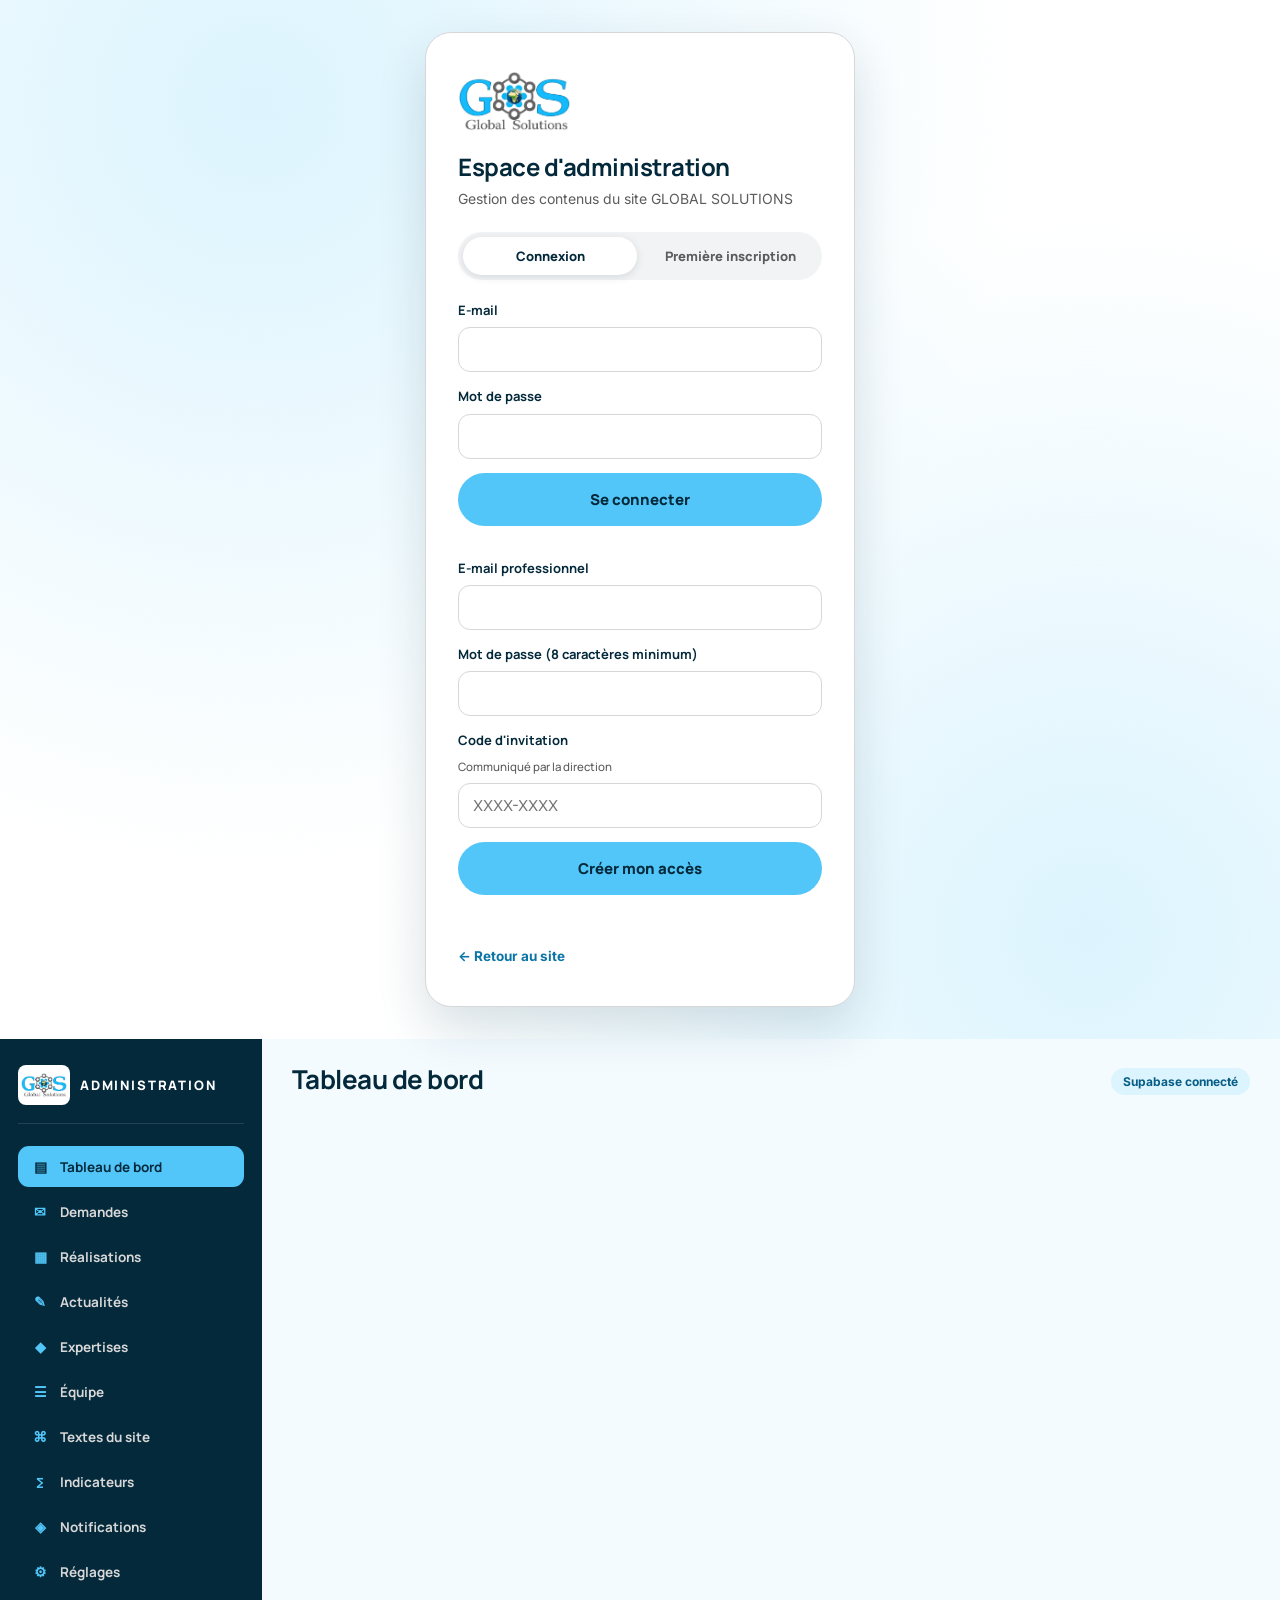
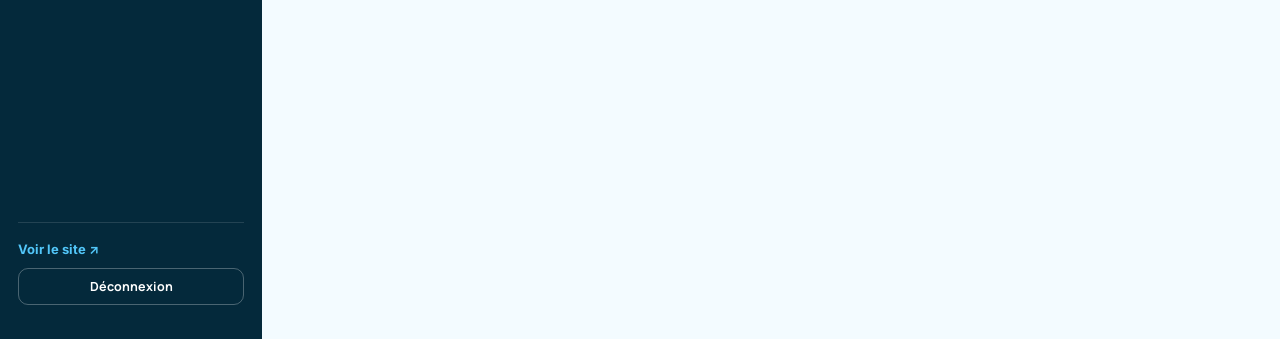
<file: admin.html>
<!DOCTYPE html>
<html lang="fr">
<head>
<meta charset="UTF-8"><meta name="viewport" content="width=device-width, initial-scale=1.0">
<meta name="theme-color" content="#04293B">
<title>Administration — GLOBAL SOLUTIONS</title>
<meta name="robots" content="noindex, nofollow">
<link rel="icon" type="image/png" sizes="32x32" href="assets/logos/favicon-32.png">
<link href="https://fonts.googleapis.com/css2?family=Inter:wght@400;500;600&family=Manrope:wght@600;700;800;900&display=swap" rel="stylesheet">
<link rel="stylesheet" href="css/style.css?v=photos-1"><link rel="stylesheet" href="css/responsive.css"><link rel="stylesheet" href="css/admin.css">
</head>
<body class="admin-body">

<!-- ================= CONNEXION ================= -->
<section id="authView" class="auth-screen">
  <div class="auth-card">
    <a class="auth-logo" href="index.html"><img src="assets/logos/logo.jpg" alt="GLOBAL SOLUTIONS"></a>
    <h1>Espace d'administration</h1>
    <p class="auth-sub">Gestion des contenus du site GLOBAL SOLUTIONS</p>

    <div class="auth-tabs" role="tablist">
      <button class="auth-tab active" data-tab="login" role="tab">Connexion</button>
      <button class="auth-tab" data-tab="signup" role="tab">Première inscription</button>
    </div>

    <form id="loginForm" class="auth-form">
      <label>E-mail<input type="email" id="loginEmail" autocomplete="username" required></label>
      <label>Mot de passe<input type="password" id="loginPassword" autocomplete="current-password" required></label>
      <button type="submit" class="btn btn-primary btn-block">Se connecter</button>
      <p class="auth-msg" id="loginMsg"></p>
    </form>

    <form id="signupForm" class="auth-form" hidden>
      <label>E-mail professionnel<input type="email" id="signupEmail" autocomplete="username" required></label>
      <label>Mot de passe (8 caractères minimum)<input type="password" id="signupPassword" autocomplete="new-password" minlength="8" required></label>
      <label>Code d'invitation<span class="hint">Communiqué par la direction</span><input type="text" id="signupCode" placeholder="XXXX-XXXX" required></label>
      <button type="submit" class="btn btn-primary btn-block">Créer mon accès</button>
      <p class="auth-msg" id="signupMsg"></p>
    </form>

    <a class="auth-back" href="index.html">← Retour au site</a>
  </div>
</section>

<!-- ================= TABLEAU DE BORD ================= -->
<div id="adminView" hidden>
  <aside class="admin-side">
    <div class="admin-brand"><img src="assets/logos/logo.jpg" alt="GLOBAL SOLUTIONS"><span>Administration</span></div>
    <nav class="admin-nav">
      <button data-view="dashboard" class="active"><span>▤</span> Tableau de bord</button>
      <button data-view="messages"><span>✉</span> Demandes <em id="msgBadge" hidden>0</em></button>
      <button data-view="realisations"><span>▦</span> Réalisations</button>
      <button data-view="actualites"><span>✎</span> Actualités</button>
      <button data-view="expertises"><span>◆</span> Expertises</button>
      <button data-view="equipe"><span>☰</span> Équipe</button>
      <button data-view="contenus"><span>⌘</span> Textes du site</button>
      <button data-view="stats"><span>∑</span> Indicateurs</button>
      <button data-view="notifications"><span>◈</span> Notifications</button>
      <button data-view="reglages"><span>⚙</span> Réglages</button>
    </nav>
    <div class="admin-side-foot">
      <a href="index.html" target="_blank">Voir le site ↗</a>
      <button id="logoutBtn">Déconnexion</button>
      <small id="adminEmail"></small>
    </div>
  </aside>

  <main class="admin-main">
    <header class="admin-top">
      <h1 id="viewTitle">Tableau de bord</h1>
      <div class="admin-top-actions">
        <span class="admin-env">Supabase connecté</span>
      </div>
    </header>

    <div id="adminContent" class="admin-content"></div>
    <div id="adminLoading" class="admin-loading" hidden>Chargement…</div>
  </main>
</div>

<div id="toast" class="toast"></div>

<script src="js/supabase-config.js"></script>
<script src="js/gs-data.js?v=photos-1"></script>
<script src="js/admin.js?v=photos-1"></script>
</body>
</html>
</file>
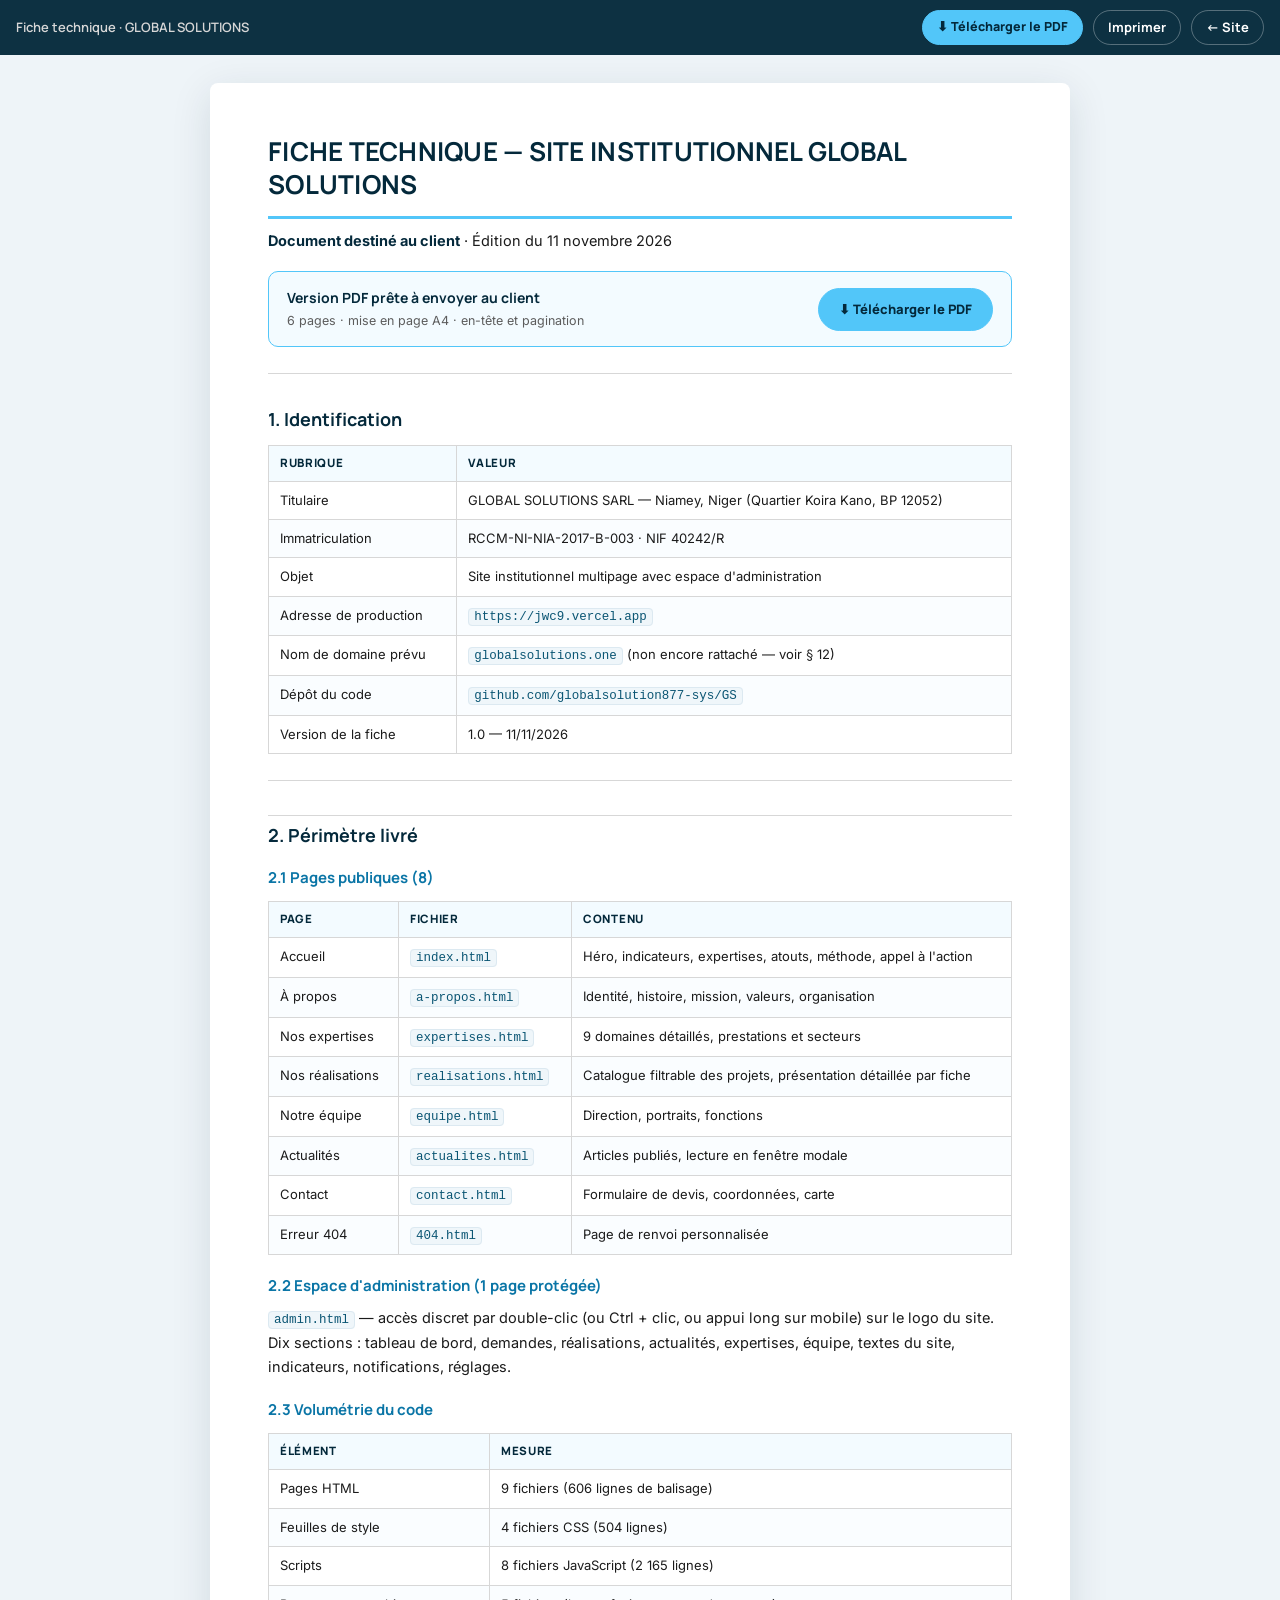
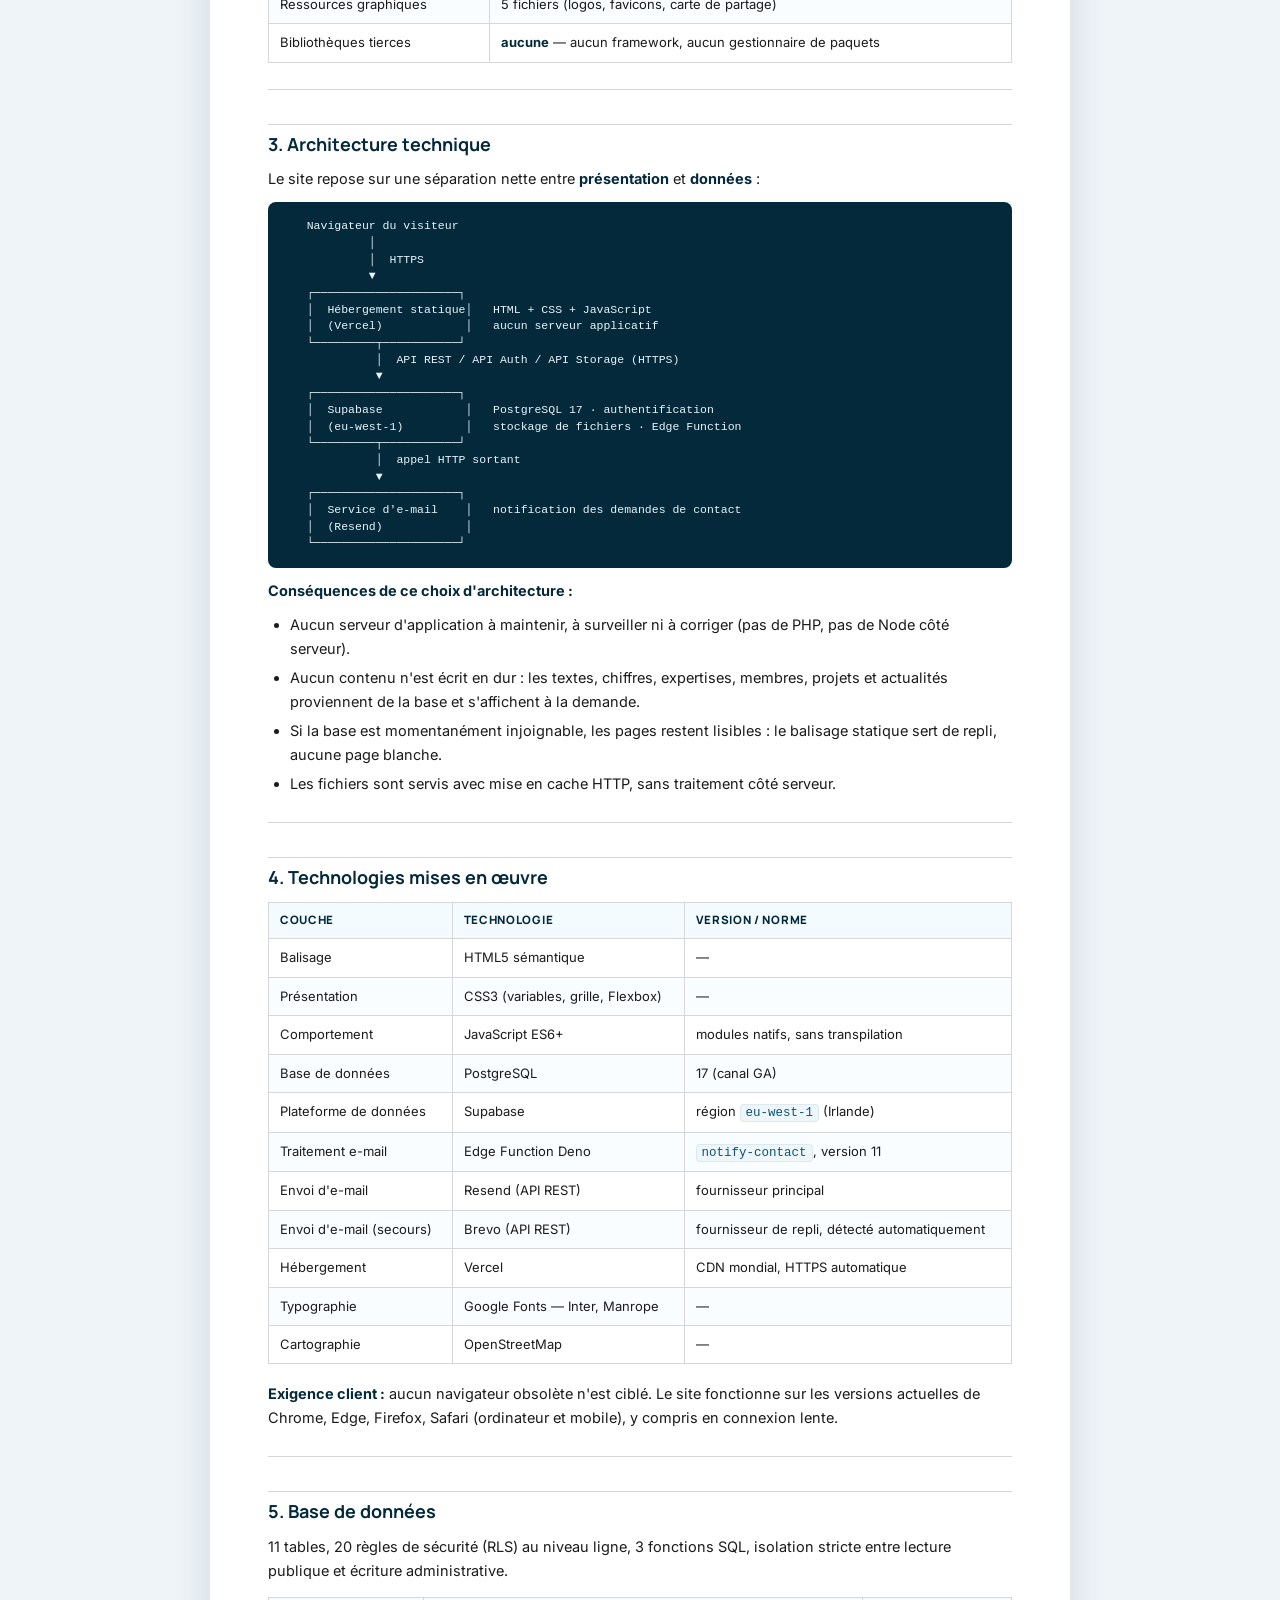
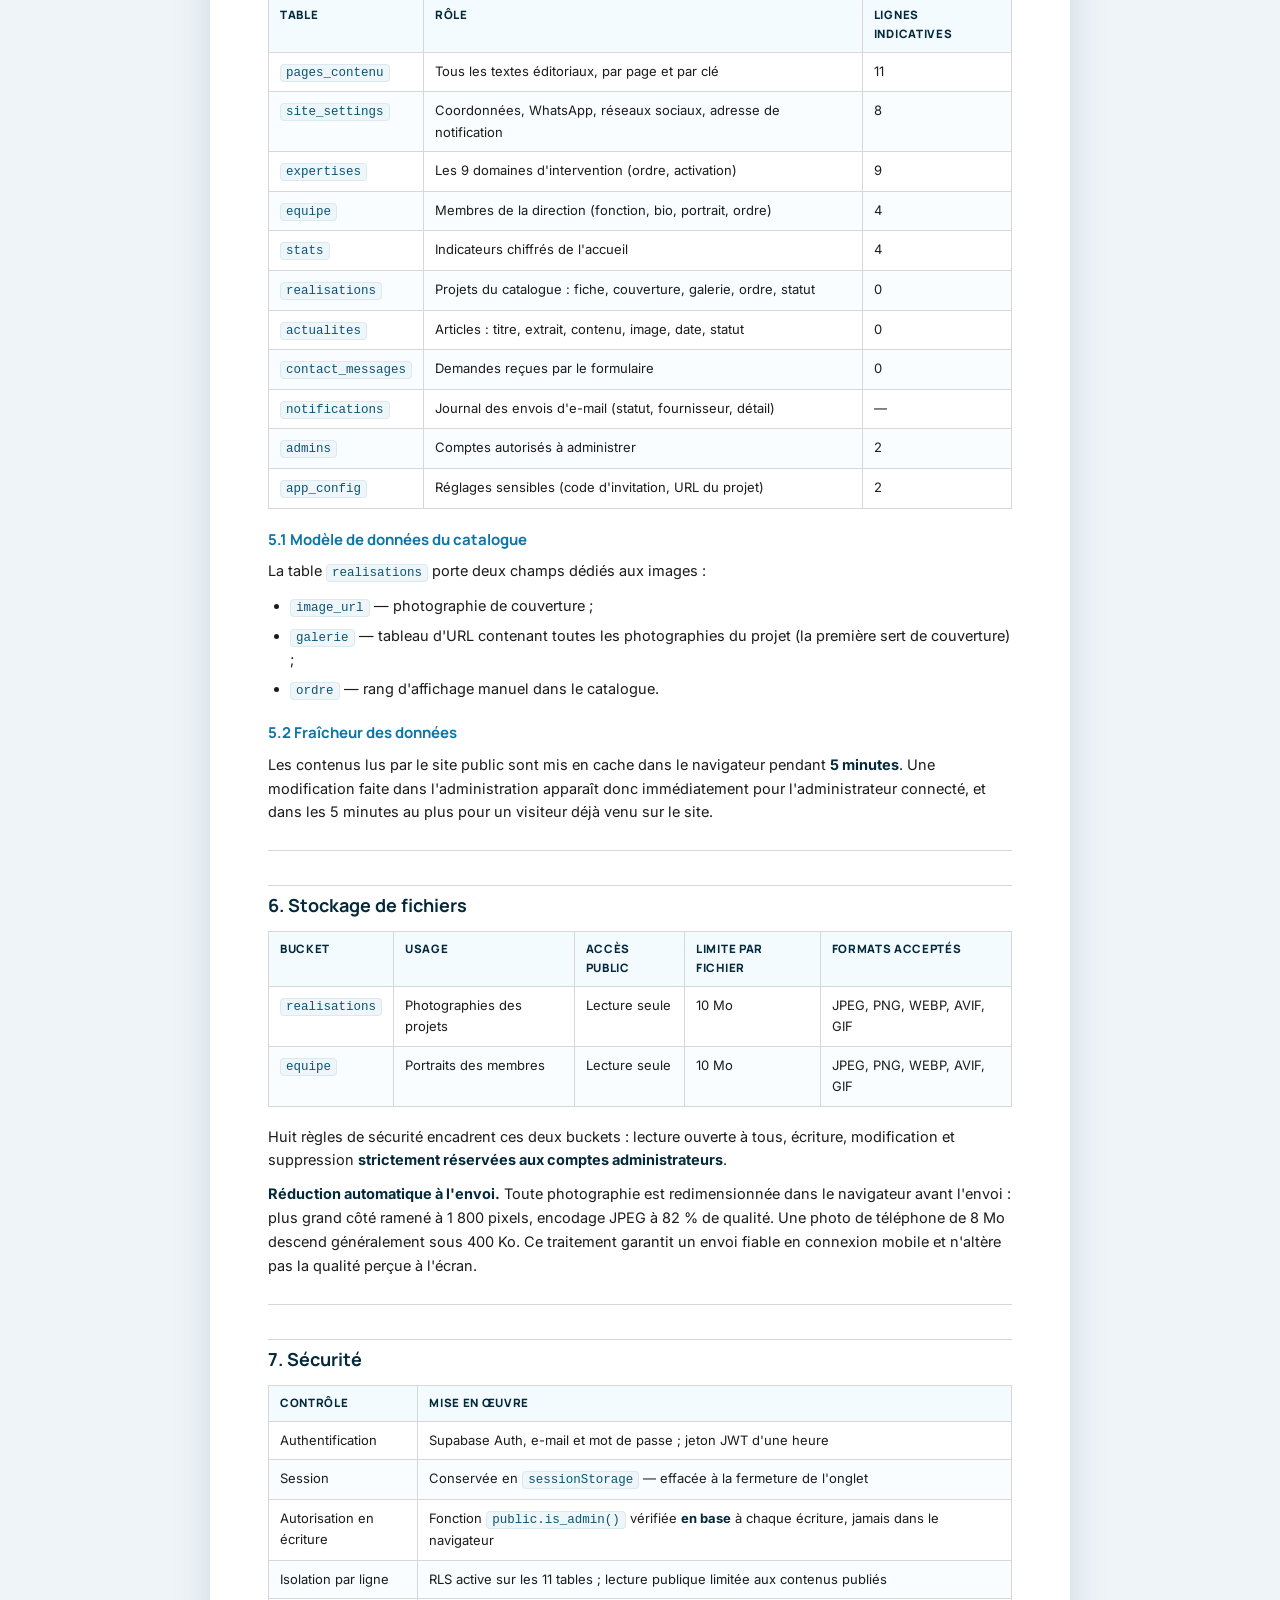
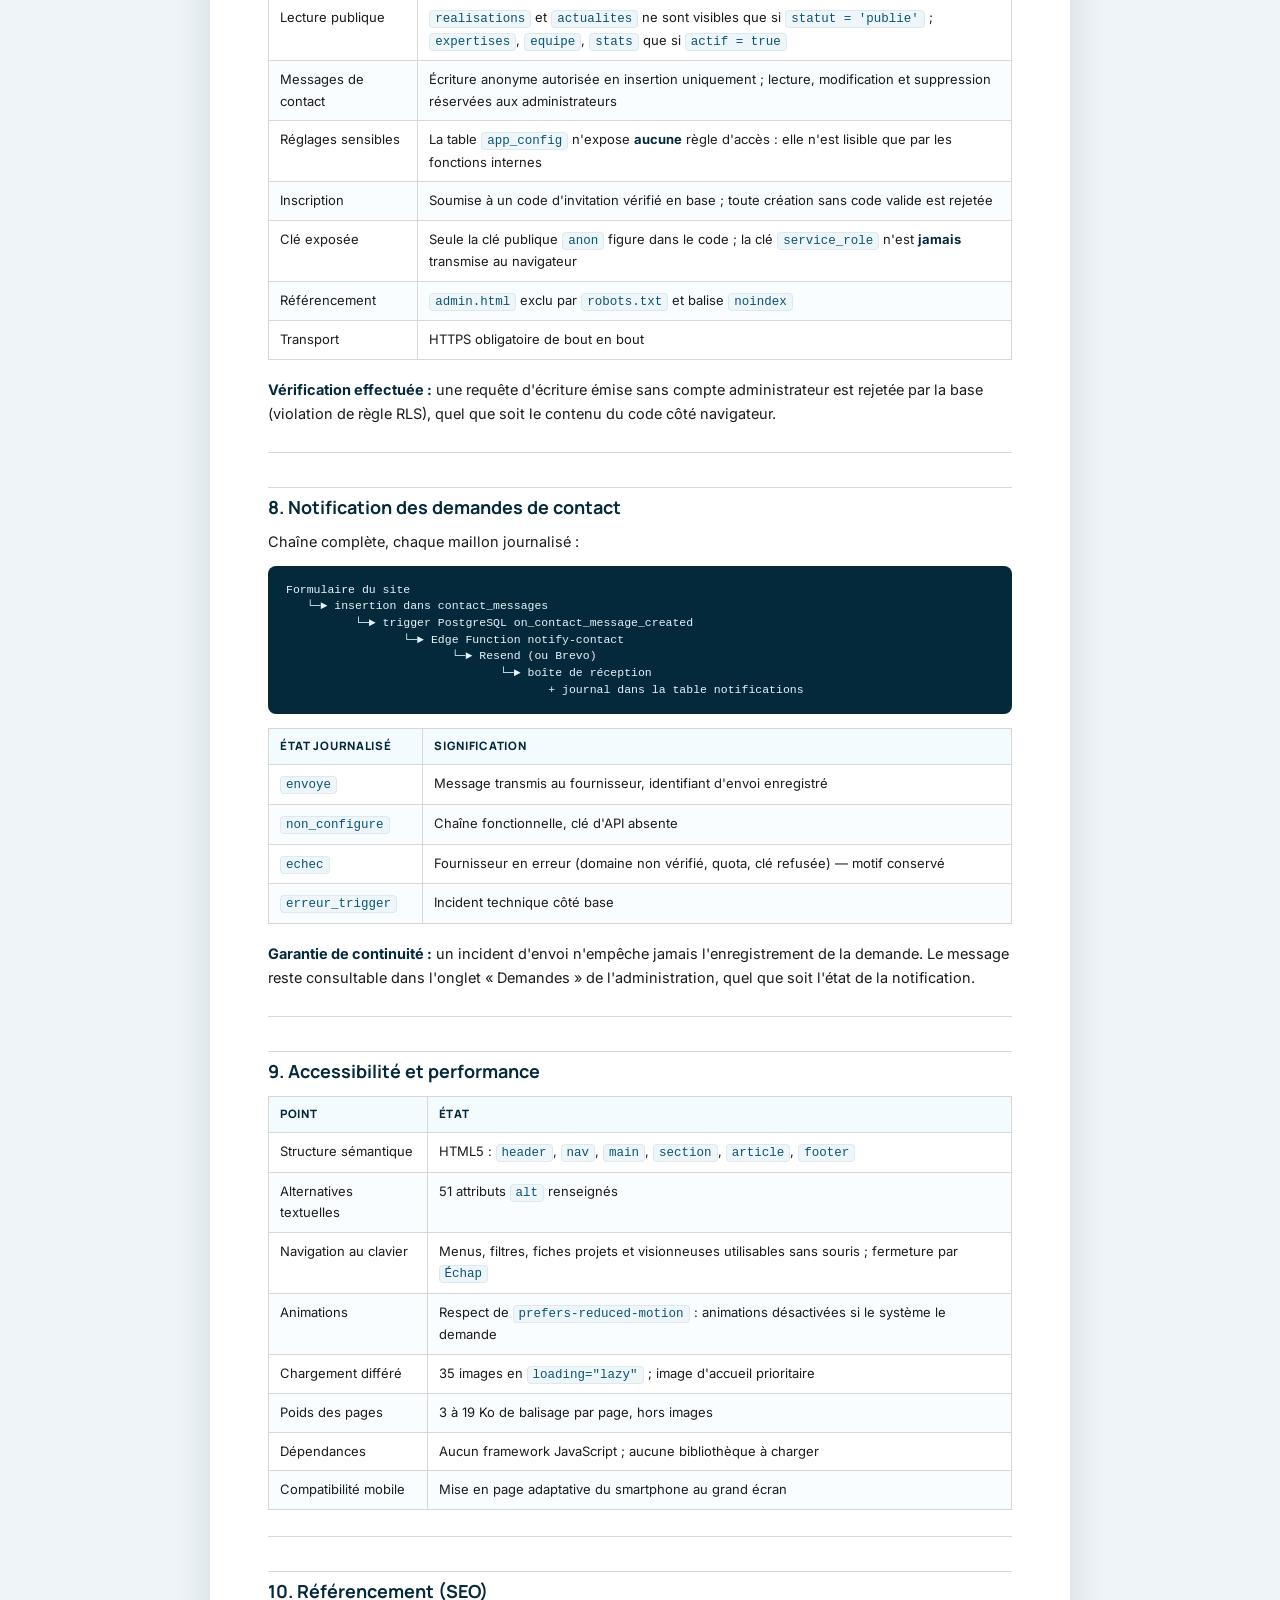
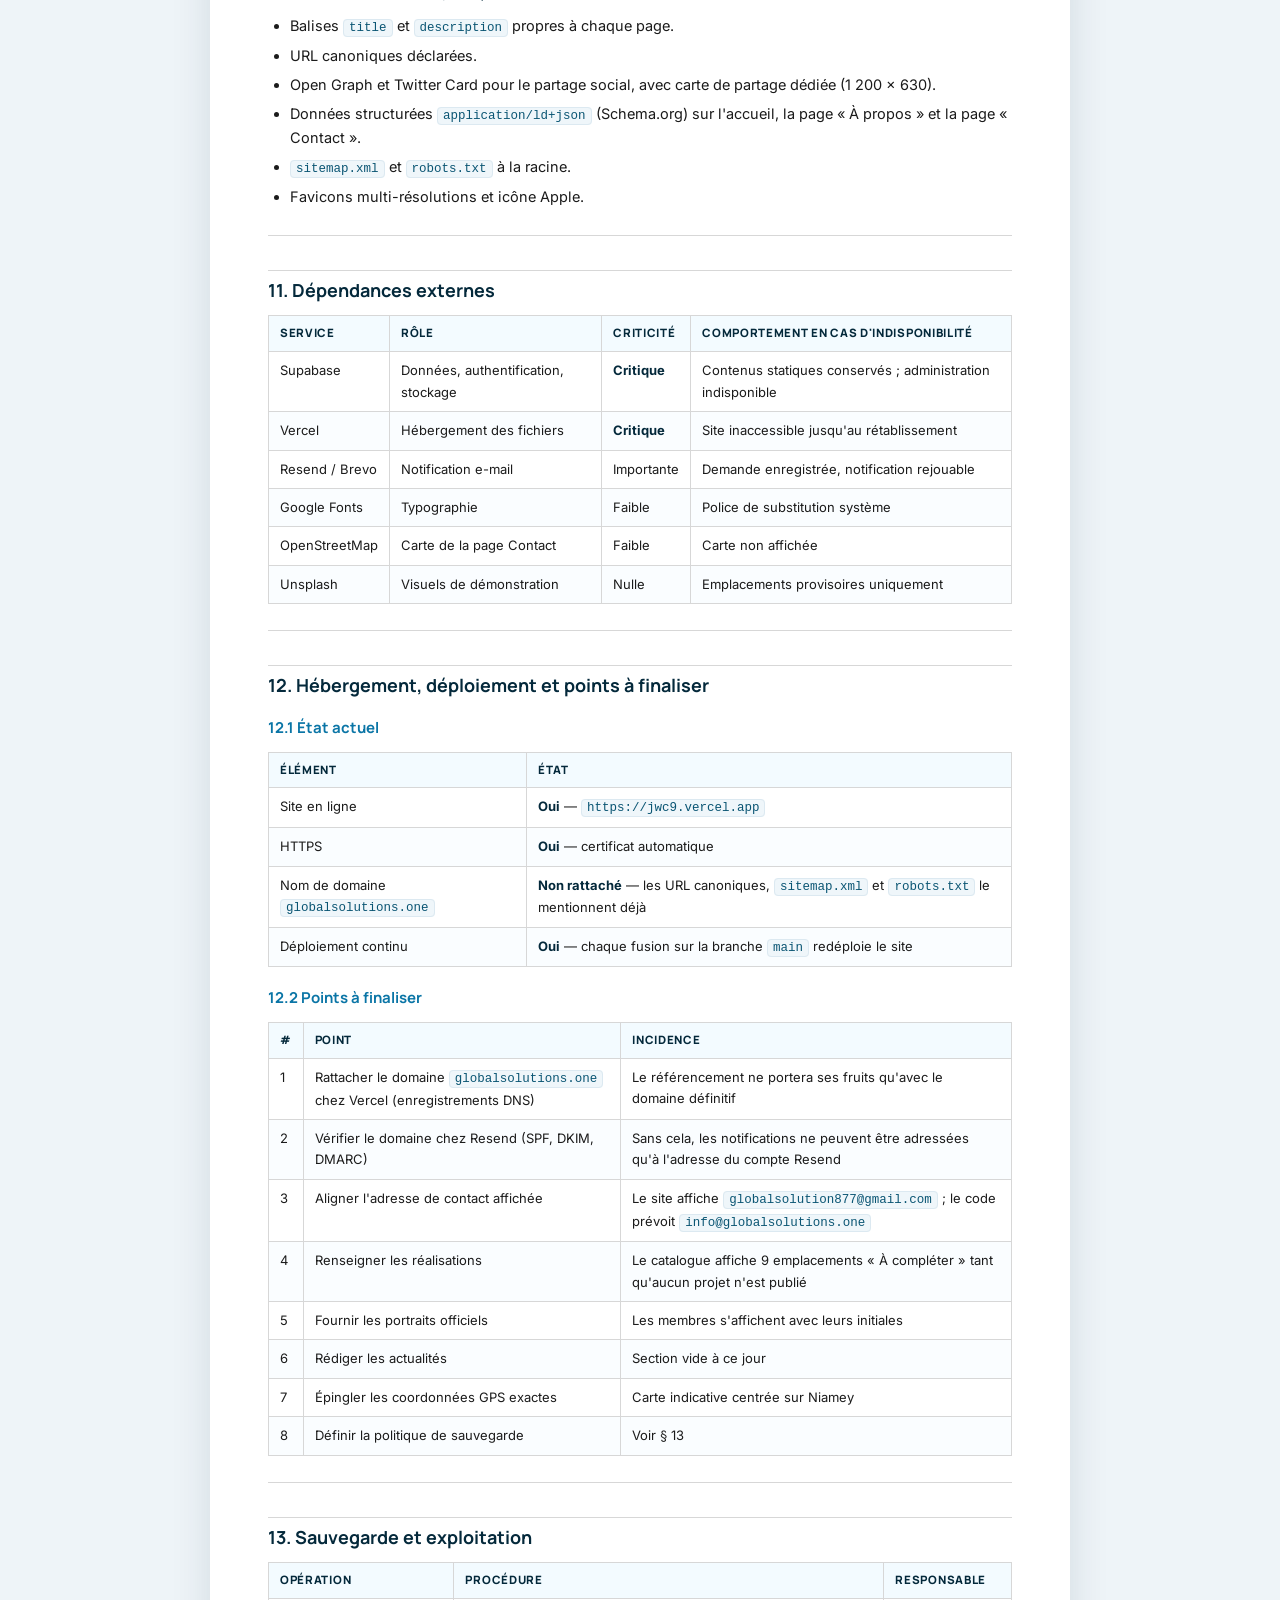
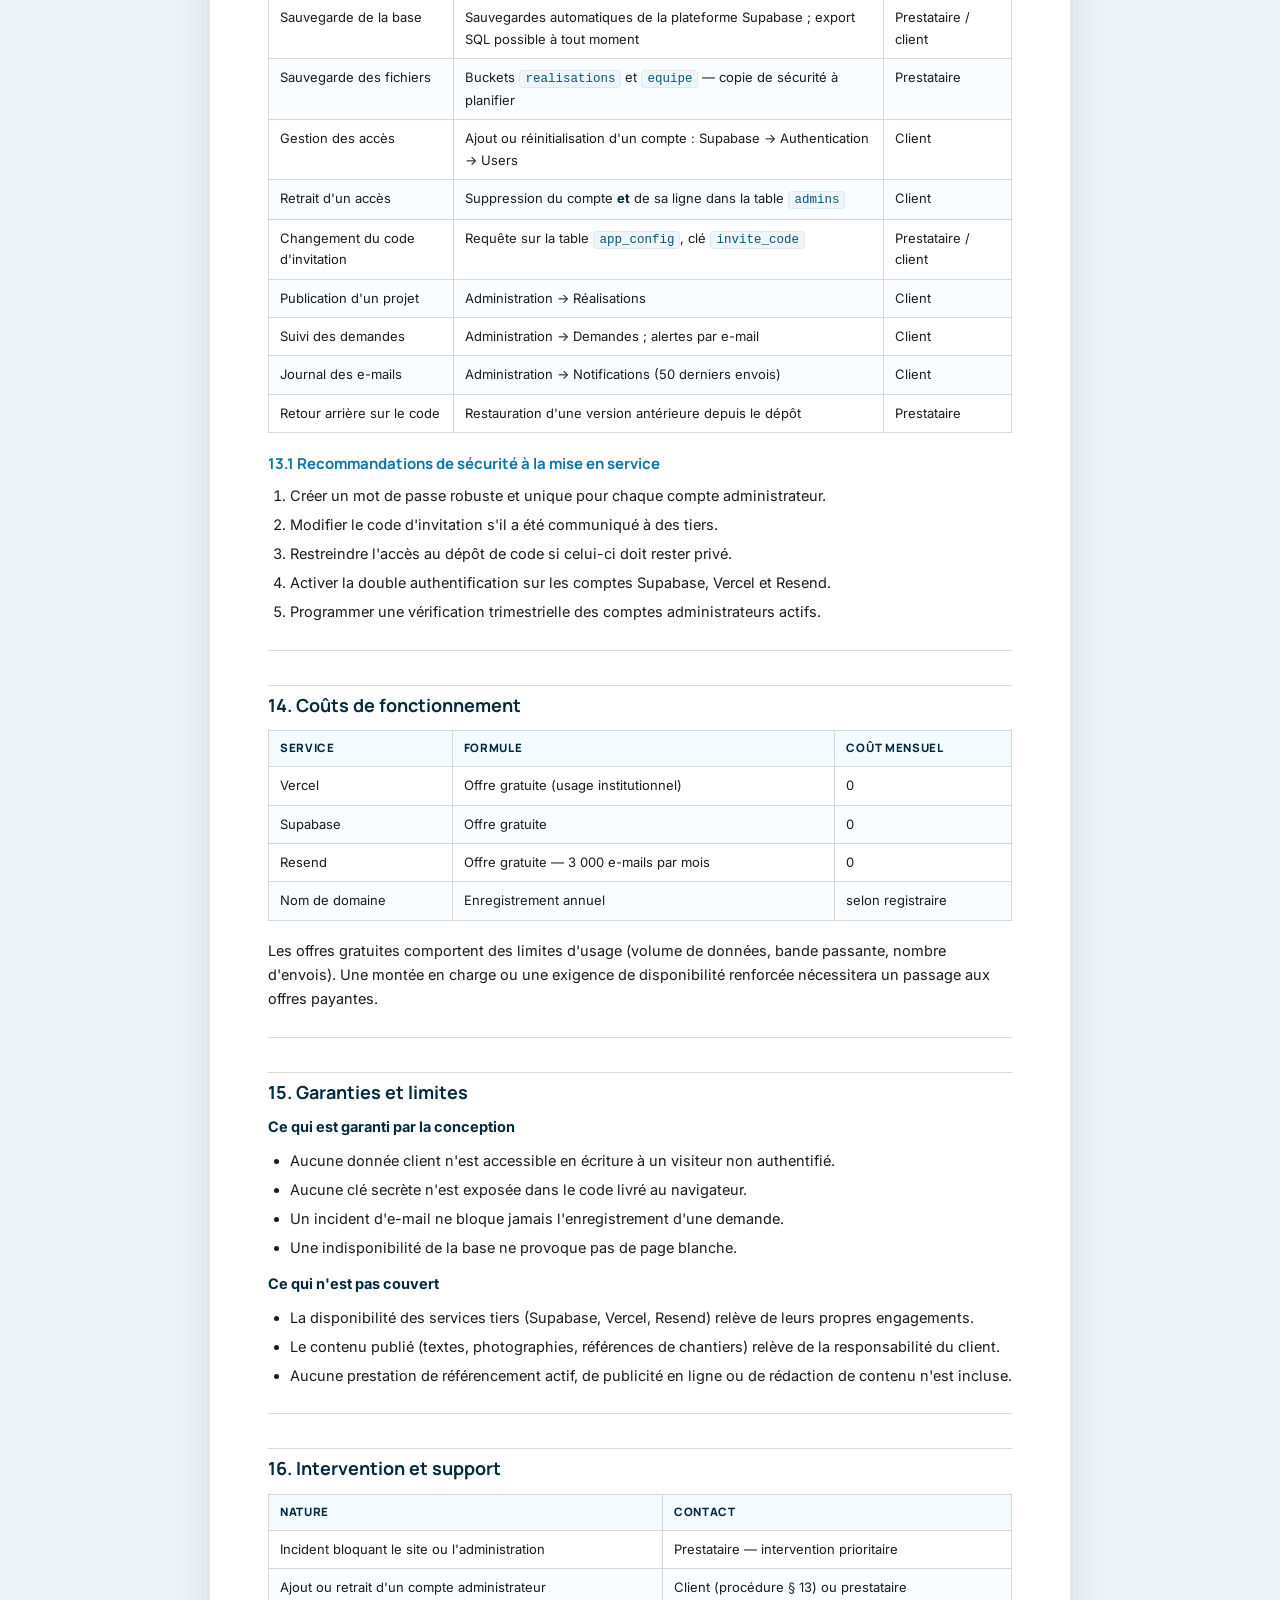
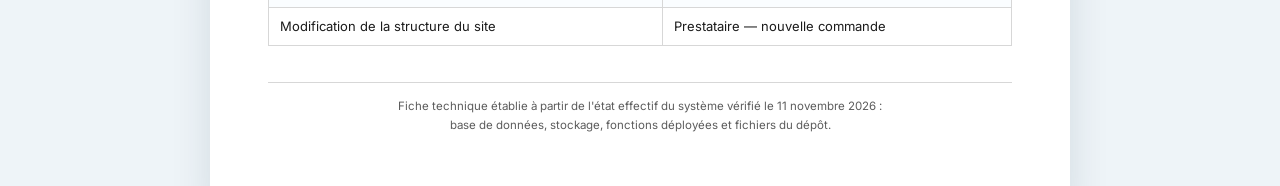
<file: fiche-technique.html>
<!DOCTYPE html>
<html lang="fr">
<head>
<meta charset="UTF-8"><meta name="viewport" content="width=device-width, initial-scale=1.0">
<meta name="theme-color" content="#04293B">
<title>Fiche technique — Site institutionnel GLOBAL SOLUTIONS</title>
<meta name="robots" content="noindex, nofollow">
<meta name="description" content="Fiche technique du site institutionnel GLOBAL SOLUTIONS : architecture, base de données, sécurité, hébergement et exploitation.">
<link rel="icon" type="image/png" sizes="32x32" href="assets/logos/favicon-32.png">
<link rel="apple-touch-icon" href="assets/logos/logo-180.png">
<link href="https://fonts.googleapis.com/css2?family=Inter:wght@400;500;600&family=Manrope:wght@600;700;800&display=swap" rel="stylesheet">
<link rel="stylesheet" href="css/fiche-technique.css">
</head>
<body>

<div class="doc-tools">
  <span class="spacer">Fiche technique · GLOBAL SOLUTIONS</span>
  <a class="doc-dl" href="docs/fiche-technique-GLOBAL-SOLUTIONS.pdf" download="Fiche-technique-GLOBAL-SOLUTIONS.pdf" type="application/pdf">⬇ Télécharger le PDF</a>
  <button type="button" onclick="window.print()">Imprimer</button>
  <a href="index.html">← Site</a>
</div>

<main class="doc">

<h1>FICHE TECHNIQUE — SITE INSTITUTIONNEL GLOBAL SOLUTIONS</h1>
<p><strong>Document destiné au client</strong> · Édition du 11 novembre 2026</p>

<div class="doc-download">
  <div>
    <strong>Version PDF prête à envoyer au client</strong>
    <span>6 pages · mise en page A4 · en-tête et pagination</span>
  </div>
  <a class="doc-dl-btn" href="docs/fiche-technique-GLOBAL-SOLUTIONS.pdf" download="Fiche-technique-GLOBAL-SOLUTIONS.pdf" type="application/pdf">⬇ Télécharger le PDF</a>
</div>

<hr>

<h2>1. Identification</h2>
<table>
<thead><tr><th>Rubrique</th><th>Valeur</th></tr></thead>
<tbody>
<tr><td>Titulaire</td><td>GLOBAL SOLUTIONS SARL — Niamey, Niger (Quartier Koira Kano, BP 12052)</td></tr>
<tr><td>Immatriculation</td><td>RCCM-NI-NIA-2017-B-003 · NIF 40242/R</td></tr>
<tr><td>Objet</td><td>Site institutionnel multipage avec espace d'administration</td></tr>
<tr><td>Adresse de production</td><td><code>https://jwc9.vercel.app</code></td></tr>
<tr><td>Nom de domaine prévu</td><td><code>globalsolutions.one</code> (non encore rattaché — voir § 12)</td></tr>
<tr><td>Dépôt du code</td><td><code>github.com/globalsolution877-sys/GS</code></td></tr>
<tr><td>Version de la fiche</td><td>1.0 — 11/11/2026</td></tr>
</tbody>
</table>

<hr>

<h2>2. Périmètre livré</h2>

<h3>2.1 Pages publiques (8)</h3>
<table>
<thead><tr><th>Page</th><th>Fichier</th><th>Contenu</th></tr></thead>
<tbody>
<tr><td>Accueil</td><td><code>index.html</code></td><td>Héro, indicateurs, expertises, atouts, méthode, appel à l'action</td></tr>
<tr><td>À propos</td><td><code>a-propos.html</code></td><td>Identité, histoire, mission, valeurs, organisation</td></tr>
<tr><td>Nos expertises</td><td><code>expertises.html</code></td><td>9 domaines détaillés, prestations et secteurs</td></tr>
<tr><td>Nos réalisations</td><td><code>realisations.html</code></td><td>Catalogue filtrable des projets, présentation détaillée par fiche</td></tr>
<tr><td>Notre équipe</td><td><code>equipe.html</code></td><td>Direction, portraits, fonctions</td></tr>
<tr><td>Actualités</td><td><code>actualites.html</code></td><td>Articles publiés, lecture en fenêtre modale</td></tr>
<tr><td>Contact</td><td><code>contact.html</code></td><td>Formulaire de devis, coordonnées, carte</td></tr>
<tr><td>Erreur 404</td><td><code>404.html</code></td><td>Page de renvoi personnalisée</td></tr>
</tbody>
</table>

<h3>2.2 Espace d'administration (1 page protégée)</h3>
<p><code>admin.html</code> — accès discret par double-clic (ou Ctrl + clic, ou appui long sur mobile) sur le logo du site. Dix sections : tableau de bord, demandes, réalisations, actualités, expertises, équipe, textes du site, indicateurs, notifications, réglages.</p>

<h3>2.3 Volumétrie du code</h3>
<table>
<thead><tr><th>Élément</th><th>Mesure</th></tr></thead>
<tbody>
<tr><td>Pages HTML</td><td>9 fichiers (606 lignes de balisage)</td></tr>
<tr><td>Feuilles de style</td><td>4 fichiers CSS (504 lignes)</td></tr>
<tr><td>Scripts</td><td>8 fichiers JavaScript (2 165 lignes)</td></tr>
<tr><td>Ressources graphiques</td><td>5 fichiers (logos, favicons, carte de partage)</td></tr>
<tr><td>Bibliothèques tierces</td><td><strong>aucune</strong> — aucun framework, aucun gestionnaire de paquets</td></tr>
</tbody>
</table>

<hr>

<h2>3. Architecture technique</h2>
<p>Le site repose sur une séparation nette entre <strong>présentation</strong> et <strong>données</strong> :</p>
<pre class="schema">   Navigateur du visiteur
            │
            │  HTTPS
            ▼
   ┌─────────────────────┐
   │  Hébergement statique│   HTML + CSS + JavaScript
   │  (Vercel)            │   aucun serveur applicatif
   └─────────┬───────────┘
             │  API REST / API Auth / API Storage (HTTPS)
             ▼
   ┌─────────────────────┐
   │  Supabase            │   PostgreSQL 17 · authentification
   │  (eu-west-1)         │   stockage de fichiers · Edge Function
   └─────────┬───────────┘
             │  appel HTTP sortant
             ▼
   ┌─────────────────────┐
   │  Service d'e-mail    │   notification des demandes de contact
   │  (Resend)            │
   └─────────────────────┘</pre>

<p><strong>Conséquences de ce choix d'architecture :</strong></p>
<ul>
<li>Aucun serveur d'application à maintenir, à surveiller ni à corriger (pas de PHP, pas de Node côté serveur).</li>
<li>Aucun contenu n'est écrit en dur : les textes, chiffres, expertises, membres, projets et actualités proviennent de la base et s'affichent à la demande.</li>
<li>Si la base est momentanément injoignable, les pages restent lisibles : le balisage statique sert de repli, aucune page blanche.</li>
<li>Les fichiers sont servis avec mise en cache HTTP, sans traitement côté serveur.</li>
</ul>

<hr>

<h2>4. Technologies mises en œuvre</h2>
<table>
<thead><tr><th>Couche</th><th>Technologie</th><th>Version / norme</th></tr></thead>
<tbody>
<tr><td>Balisage</td><td>HTML5 sémantique</td><td>—</td></tr>
<tr><td>Présentation</td><td>CSS3 (variables, grille, Flexbox)</td><td>—</td></tr>
<tr><td>Comportement</td><td>JavaScript ES6+</td><td>modules natifs, sans transpilation</td></tr>
<tr><td>Base de données</td><td>PostgreSQL</td><td>17 (canal GA)</td></tr>
<tr><td>Plateforme de données</td><td>Supabase</td><td>région <code>eu-west-1</code> (Irlande)</td></tr>
<tr><td>Traitement e-mail</td><td>Edge Function Deno</td><td><code>notify-contact</code>, version 11</td></tr>
<tr><td>Envoi d'e-mail</td><td>Resend (API REST)</td><td>fournisseur principal</td></tr>
<tr><td>Envoi d'e-mail (secours)</td><td>Brevo (API REST)</td><td>fournisseur de repli, détecté automatiquement</td></tr>
<tr><td>Hébergement</td><td>Vercel</td><td>CDN mondial, HTTPS automatique</td></tr>
<tr><td>Typographie</td><td>Google Fonts — Inter, Manrope</td><td>—</td></tr>
<tr><td>Cartographie</td><td>OpenStreetMap</td><td>—</td></tr>
</tbody>
</table>
<p><strong>Exigence client :</strong> aucun navigateur obsolète n'est ciblé. Le site fonctionne sur les versions actuelles de Chrome, Edge, Firefox, Safari (ordinateur et mobile), y compris en connexion lente.</p>

<hr>

<h2>5. Base de données</h2>
<p>11 tables, 20 règles de sécurité (RLS) au niveau ligne, 3 fonctions SQL, isolation stricte entre lecture publique et écriture administrative.</p>
<table>
<thead><tr><th>Table</th><th>Rôle</th><th>Lignes indicatives</th></tr></thead>
<tbody>
<tr><td><code>pages_contenu</code></td><td>Tous les textes éditoriaux, par page et par clé</td><td>11</td></tr>
<tr><td><code>site_settings</code></td><td>Coordonnées, WhatsApp, réseaux sociaux, adresse de notification</td><td>8</td></tr>
<tr><td><code>expertises</code></td><td>Les 9 domaines d'intervention (ordre, activation)</td><td>9</td></tr>
<tr><td><code>equipe</code></td><td>Membres de la direction (fonction, bio, portrait, ordre)</td><td>4</td></tr>
<tr><td><code>stats</code></td><td>Indicateurs chiffrés de l'accueil</td><td>4</td></tr>
<tr><td><code>realisations</code></td><td>Projets du catalogue : fiche, couverture, galerie, ordre, statut</td><td>0</td></tr>
<tr><td><code>actualites</code></td><td>Articles : titre, extrait, contenu, image, date, statut</td><td>0</td></tr>
<tr><td><code>contact_messages</code></td><td>Demandes reçues par le formulaire</td><td>0</td></tr>
<tr><td><code>notifications</code></td><td>Journal des envois d'e-mail (statut, fournisseur, détail)</td><td>—</td></tr>
<tr><td><code>admins</code></td><td>Comptes autorisés à administrer</td><td>2</td></tr>
<tr><td><code>app_config</code></td><td>Réglages sensibles (code d'invitation, URL du projet)</td><td>2</td></tr>
</tbody>
</table>

<h3>5.1 Modèle de données du catalogue</h3>
<p>La table <code>realisations</code> porte deux champs dédiés aux images :</p>
<ul>
<li><code>image_url</code> — photographie de couverture ;</li>
<li><code>galerie</code> — tableau d'URL contenant toutes les photographies du projet (la première sert de couverture) ;</li>
<li><code>ordre</code> — rang d'affichage manuel dans le catalogue.</li>
</ul>

<h3>5.2 Fraîcheur des données</h3>
<p>Les contenus lus par le site public sont mis en cache dans le navigateur pendant <strong>5 minutes</strong>. Une modification faite dans l'administration apparaît donc immédiatement pour l'administrateur connecté, et dans les 5 minutes au plus pour un visiteur déjà venu sur le site.</p>

<hr>

<h2>6. Stockage de fichiers</h2>
<table>
<thead><tr><th>Bucket</th><th>Usage</th><th>Accès public</th><th>Limite par fichier</th><th>Formats acceptés</th></tr></thead>
<tbody>
<tr><td><code>realisations</code></td><td>Photographies des projets</td><td>Lecture seule</td><td>10 Mo</td><td>JPEG, PNG, WEBP, AVIF, GIF</td></tr>
<tr><td><code>equipe</code></td><td>Portraits des membres</td><td>Lecture seule</td><td>10 Mo</td><td>JPEG, PNG, WEBP, AVIF, GIF</td></tr>
</tbody>
</table>
<p>Huit règles de sécurité encadrent ces deux buckets : lecture ouverte à tous, écriture, modification et suppression <strong>strictement réservées aux comptes administrateurs</strong>.</p>
<p><strong>Réduction automatique à l'envoi.</strong> Toute photographie est redimensionnée dans le navigateur avant l'envoi : plus grand côté ramené à 1 800 pixels, encodage JPEG à 82 % de qualité. Une photo de téléphone de 8 Mo descend généralement sous 400 Ko. Ce traitement garantit un envoi fiable en connexion mobile et n'altère pas la qualité perçue à l'écran.</p>

<hr>

<h2>7. Sécurité</h2>
<table>
<thead><tr><th>Contrôle</th><th>Mise en œuvre</th></tr></thead>
<tbody>
<tr><td>Authentification</td><td>Supabase Auth, e-mail et mot de passe ; jeton JWT d'une heure</td></tr>
<tr><td>Session</td><td>Conservée en <code>sessionStorage</code> — effacée à la fermeture de l'onglet</td></tr>
<tr><td>Autorisation en écriture</td><td>Fonction <code>public.is_admin()</code> vérifiée <strong>en base</strong> à chaque écriture, jamais dans le navigateur</td></tr>
<tr><td>Isolation par ligne</td><td>RLS active sur les 11 tables ; lecture publique limitée aux contenus publiés</td></tr>
<tr><td>Lecture publique</td><td><code>realisations</code> et <code>actualites</code> ne sont visibles que si <code>statut = 'publie'</code> ; <code>expertises</code>, <code>equipe</code>, <code>stats</code> que si <code>actif = true</code></td></tr>
<tr><td>Messages de contact</td><td>Écriture anonyme autorisée en insertion uniquement ; lecture, modification et suppression réservées aux administrateurs</td></tr>
<tr><td>Réglages sensibles</td><td>La table <code>app_config</code> n'expose <strong>aucune</strong> règle d'accès : elle n'est lisible que par les fonctions internes</td></tr>
<tr><td>Inscription</td><td>Soumise à un code d'invitation vérifié en base ; toute création sans code valide est rejetée</td></tr>
<tr><td>Clé exposée</td><td>Seule la clé publique <code>anon</code> figure dans le code ; la clé <code>service_role</code> n'est <strong>jamais</strong> transmise au navigateur</td></tr>
<tr><td>Référencement</td><td><code>admin.html</code> exclu par <code>robots.txt</code> et balise <code>noindex</code></td></tr>
<tr><td>Transport</td><td>HTTPS obligatoire de bout en bout</td></tr>
</tbody>
</table>
<p><strong>Vérification effectuée :</strong> une requête d'écriture émise sans compte administrateur est rejetée par la base (violation de règle RLS), quel que soit le contenu du code côté navigateur.</p>

<hr>

<h2>8. Notification des demandes de contact</h2>
<p>Chaîne complète, chaque maillon journalisé :</p>
<pre class="schema">Formulaire du site
   └─► insertion dans contact_messages
          └─► trigger PostgreSQL on_contact_message_created
                 └─► Edge Function notify-contact
                        └─► Resend (ou Brevo)
                               └─► boîte de réception
                                      + journal dans la table notifications</pre>
<table>
<thead><tr><th>État journalisé</th><th>Signification</th></tr></thead>
<tbody>
<tr><td><code>envoye</code></td><td>Message transmis au fournisseur, identifiant d'envoi enregistré</td></tr>
<tr><td><code>non_configure</code></td><td>Chaîne fonctionnelle, clé d'API absente</td></tr>
<tr><td><code>echec</code></td><td>Fournisseur en erreur (domaine non vérifié, quota, clé refusée) — motif conservé</td></tr>
<tr><td><code>erreur_trigger</code></td><td>Incident technique côté base</td></tr>
</tbody>
</table>
<p><strong>Garantie de continuité :</strong> un incident d'envoi n'empêche jamais l'enregistrement de la demande. Le message reste consultable dans l'onglet « Demandes » de l'administration, quel que soit l'état de la notification.</p>

<hr>

<h2>9. Accessibilité et performance</h2>
<table>
<thead><tr><th>Point</th><th>État</th></tr></thead>
<tbody>
<tr><td>Structure sémantique</td><td>HTML5 : <code>header</code>, <code>nav</code>, <code>main</code>, <code>section</code>, <code>article</code>, <code>footer</code></td></tr>
<tr><td>Alternatives textuelles</td><td>51 attributs <code>alt</code> renseignés</td></tr>
<tr><td>Navigation au clavier</td><td>Menus, filtres, fiches projets et visionneuses utilisables sans souris ; fermeture par <code>Échap</code></td></tr>
<tr><td>Animations</td><td>Respect de <code>prefers-reduced-motion</code> : animations désactivées si le système le demande</td></tr>
<tr><td>Chargement différé</td><td>35 images en <code>loading="lazy"</code> ; image d'accueil prioritaire</td></tr>
<tr><td>Poids des pages</td><td>3 à 19 Ko de balisage par page, hors images</td></tr>
<tr><td>Dépendances</td><td>Aucun framework JavaScript ; aucune bibliothèque à charger</td></tr>
<tr><td>Compatibilité mobile</td><td>Mise en page adaptative du smartphone au grand écran</td></tr>
</tbody>
</table>

<hr>

<h2>10. Référencement (SEO)</h2>
<ul>
<li>Balises <code>title</code> et <code>description</code> propres à chaque page.</li>
<li>URL canoniques déclarées.</li>
<li>Open Graph et Twitter Card pour le partage social, avec carte de partage dédiée (1 200 × 630).</li>
<li>Données structurées <code>application/ld+json</code> (Schema.org) sur l'accueil, la page « À propos » et la page « Contact ».</li>
<li><code>sitemap.xml</code> et <code>robots.txt</code> à la racine.</li>
<li>Favicons multi-résolutions et icône Apple.</li>
</ul>

<hr>

<h2>11. Dépendances externes</h2>
<table>
<thead><tr><th>Service</th><th>Rôle</th><th>Criticité</th><th>Comportement en cas d'indisponibilité</th></tr></thead>
<tbody>
<tr><td>Supabase</td><td>Données, authentification, stockage</td><td><strong>Critique</strong></td><td>Contenus statiques conservés ; administration indisponible</td></tr>
<tr><td>Vercel</td><td>Hébergement des fichiers</td><td><strong>Critique</strong></td><td>Site inaccessible jusqu'au rétablissement</td></tr>
<tr><td>Resend / Brevo</td><td>Notification e-mail</td><td>Importante</td><td>Demande enregistrée, notification rejouable</td></tr>
<tr><td>Google Fonts</td><td>Typographie</td><td>Faible</td><td>Police de substitution système</td></tr>
<tr><td>OpenStreetMap</td><td>Carte de la page Contact</td><td>Faible</td><td>Carte non affichée</td></tr>
<tr><td>Unsplash</td><td>Visuels de démonstration</td><td>Nulle</td><td>Emplacements provisoires uniquement</td></tr>
</tbody>
</table>

<hr>

<h2>12. Hébergement, déploiement et points à finaliser</h2>

<h3>12.1 État actuel</h3>
<table>
<thead><tr><th>Élément</th><th>État</th></tr></thead>
<tbody>
<tr><td>Site en ligne</td><td><strong>Oui</strong> — <code>https://jwc9.vercel.app</code></td></tr>
<tr><td>HTTPS</td><td><strong>Oui</strong> — certificat automatique</td></tr>
<tr><td>Nom de domaine <code>globalsolutions.one</code></td><td><strong>Non rattaché</strong> — les URL canoniques, <code>sitemap.xml</code> et <code>robots.txt</code> le mentionnent déjà</td></tr>
<tr><td>Déploiement continu</td><td><strong>Oui</strong> — chaque fusion sur la branche <code>main</code> redéploie le site</td></tr>
</tbody>
</table>

<h3>12.2 Points à finaliser</h3>
<table>
<thead><tr><th>#</th><th>Point</th><th>Incidence</th></tr></thead>
<tbody>
<tr><td>1</td><td>Rattacher le domaine <code>globalsolutions.one</code> chez Vercel (enregistrements DNS)</td><td>Le référencement ne portera ses fruits qu'avec le domaine définitif</td></tr>
<tr><td>2</td><td>Vérifier le domaine chez Resend (SPF, DKIM, DMARC)</td><td>Sans cela, les notifications ne peuvent être adressées qu'à l'adresse du compte Resend</td></tr>
<tr><td>3</td><td>Aligner l'adresse de contact affichée</td><td>Le site affiche <code>globalsolution877@gmail.com</code> ; le code prévoit <code>info@globalsolutions.one</code></td></tr>
<tr><td>4</td><td>Renseigner les réalisations</td><td>Le catalogue affiche 9 emplacements « À compléter » tant qu'aucun projet n'est publié</td></tr>
<tr><td>5</td><td>Fournir les portraits officiels</td><td>Les membres s'affichent avec leurs initiales</td></tr>
<tr><td>6</td><td>Rédiger les actualités</td><td>Section vide à ce jour</td></tr>
<tr><td>7</td><td>Épingler les coordonnées GPS exactes</td><td>Carte indicative centrée sur Niamey</td></tr>
<tr><td>8</td><td>Définir la politique de sauvegarde</td><td>Voir § 13</td></tr>
</tbody>
</table>

<hr>

<h2>13. Sauvegarde et exploitation</h2>
<table>
<thead><tr><th>Opération</th><th>Procédure</th><th>Responsable</th></tr></thead>
<tbody>
<tr><td>Sauvegarde de la base</td><td>Sauvegardes automatiques de la plateforme Supabase ; export SQL possible à tout moment</td><td>Prestataire / client</td></tr>
<tr><td>Sauvegarde des fichiers</td><td>Buckets <code>realisations</code> et <code>equipe</code> — copie de sécurité à planifier</td><td>Prestataire</td></tr>
<tr><td>Gestion des accès</td><td>Ajout ou réinitialisation d'un compte : Supabase → Authentication → Users</td><td>Client</td></tr>
<tr><td>Retrait d'un accès</td><td>Suppression du compte <strong>et</strong> de sa ligne dans la table <code>admins</code></td><td>Client</td></tr>
<tr><td>Changement du code d'invitation</td><td>Requête sur la table <code>app_config</code>, clé <code>invite_code</code></td><td>Prestataire / client</td></tr>
<tr><td>Publication d'un projet</td><td>Administration → Réalisations</td><td>Client</td></tr>
<tr><td>Suivi des demandes</td><td>Administration → Demandes ; alertes par e-mail</td><td>Client</td></tr>
<tr><td>Journal des e-mails</td><td>Administration → Notifications (50 derniers envois)</td><td>Client</td></tr>
<tr><td>Retour arrière sur le code</td><td>Restauration d'une version antérieure depuis le dépôt</td><td>Prestataire</td></tr>
</tbody>
</table>

<h3>13.1 Recommandations de sécurité à la mise en service</h3>
<ol>
<li>Créer un mot de passe robuste et unique pour chaque compte administrateur.</li>
<li>Modifier le code d'invitation s'il a été communiqué à des tiers.</li>
<li>Restreindre l'accès au dépôt de code si celui-ci doit rester privé.</li>
<li>Activer la double authentification sur les comptes Supabase, Vercel et Resend.</li>
<li>Programmer une vérification trimestrielle des comptes administrateurs actifs.</li>
</ol>

<hr>

<h2>14. Coûts de fonctionnement</h2>
<table>
<thead><tr><th>Service</th><th>Formule</th><th>Coût mensuel</th></tr></thead>
<tbody>
<tr><td>Vercel</td><td>Offre gratuite (usage institutionnel)</td><td>0</td></tr>
<tr><td>Supabase</td><td>Offre gratuite</td><td>0</td></tr>
<tr><td>Resend</td><td>Offre gratuite — 3 000 e-mails par mois</td><td>0</td></tr>
<tr><td>Nom de domaine</td><td>Enregistrement annuel</td><td>selon registraire</td></tr>
</tbody>
</table>
<p>Les offres gratuites comportent des limites d'usage (volume de données, bande passante, nombre d'envois). Une montée en charge ou une exigence de disponibilité renforcée nécessitera un passage aux offres payantes.</p>

<hr>

<h2>15. Garanties et limites</h2>
<p><strong>Ce qui est garanti par la conception</strong></p>
<ul>
<li>Aucune donnée client n'est accessible en écriture à un visiteur non authentifié.</li>
<li>Aucune clé secrète n'est exposée dans le code livré au navigateur.</li>
<li>Un incident d'e-mail ne bloque jamais l'enregistrement d'une demande.</li>
<li>Une indisponibilité de la base ne provoque pas de page blanche.</li>
</ul>
<p><strong>Ce qui n'est pas couvert</strong></p>
<ul>
<li>La disponibilité des services tiers (Supabase, Vercel, Resend) relève de leurs propres engagements.</li>
<li>Le contenu publié (textes, photographies, références de chantiers) relève de la responsabilité du client.</li>
<li>Aucune prestation de référencement actif, de publicité en ligne ou de rédaction de contenu n'est incluse.</li>
</ul>

<hr>

<h2>16. Intervention et support</h2>
<table>
<thead><tr><th>Nature</th><th>Contact</th></tr></thead>
<tbody>
<tr><td>Incident bloquant le site ou l'administration</td><td>Prestataire — intervention prioritaire</td></tr>
<tr><td>Ajout ou retrait d'un compte administrateur</td><td>Client (procédure § 13) ou prestataire</td></tr>
<tr><td>Modification de la structure du site</td><td>Prestataire — nouvelle commande</td></tr>
</tbody>
</table>

<p class="doc-foot">Fiche technique établie à partir de l'état effectif du système vérifié le 11 novembre 2026 :<br>
base de données, stockage, fonctions déployées et fichiers du dépôt.</p>

</main>

</body>
</html>
</file>
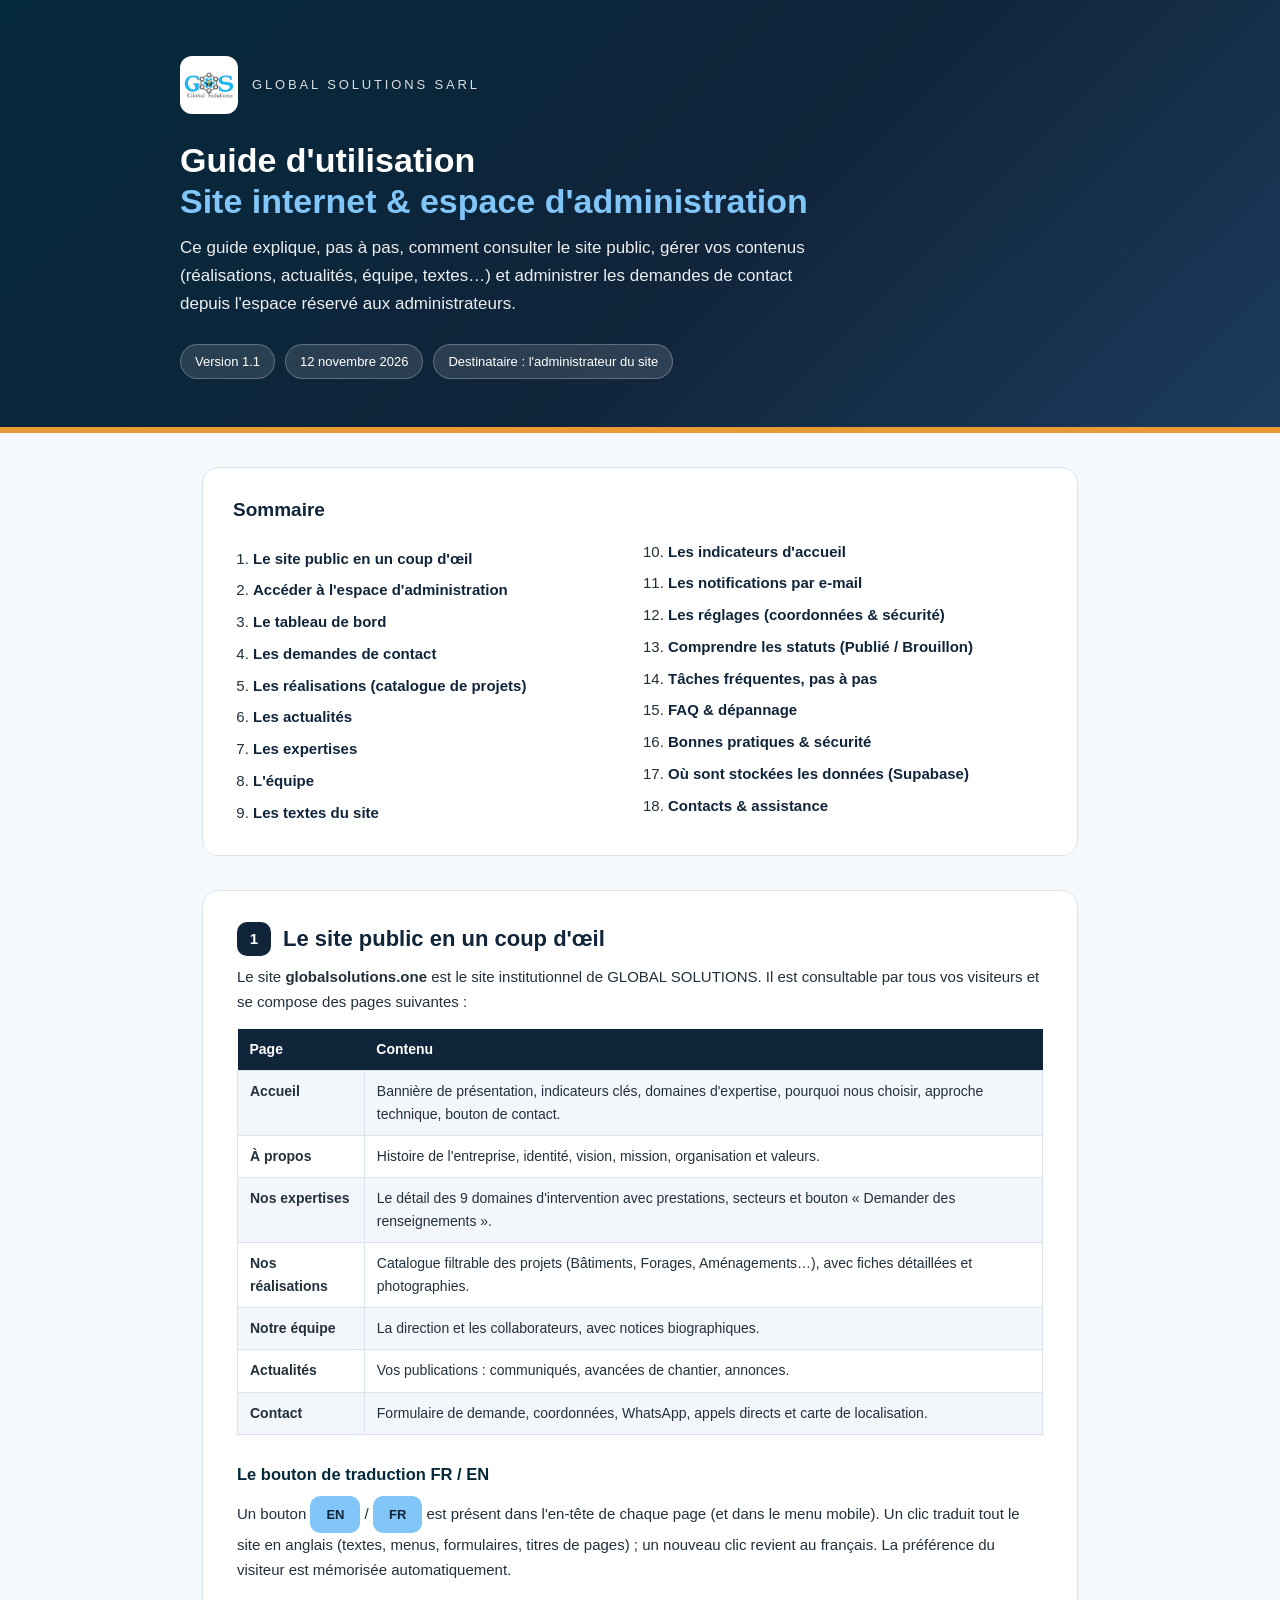
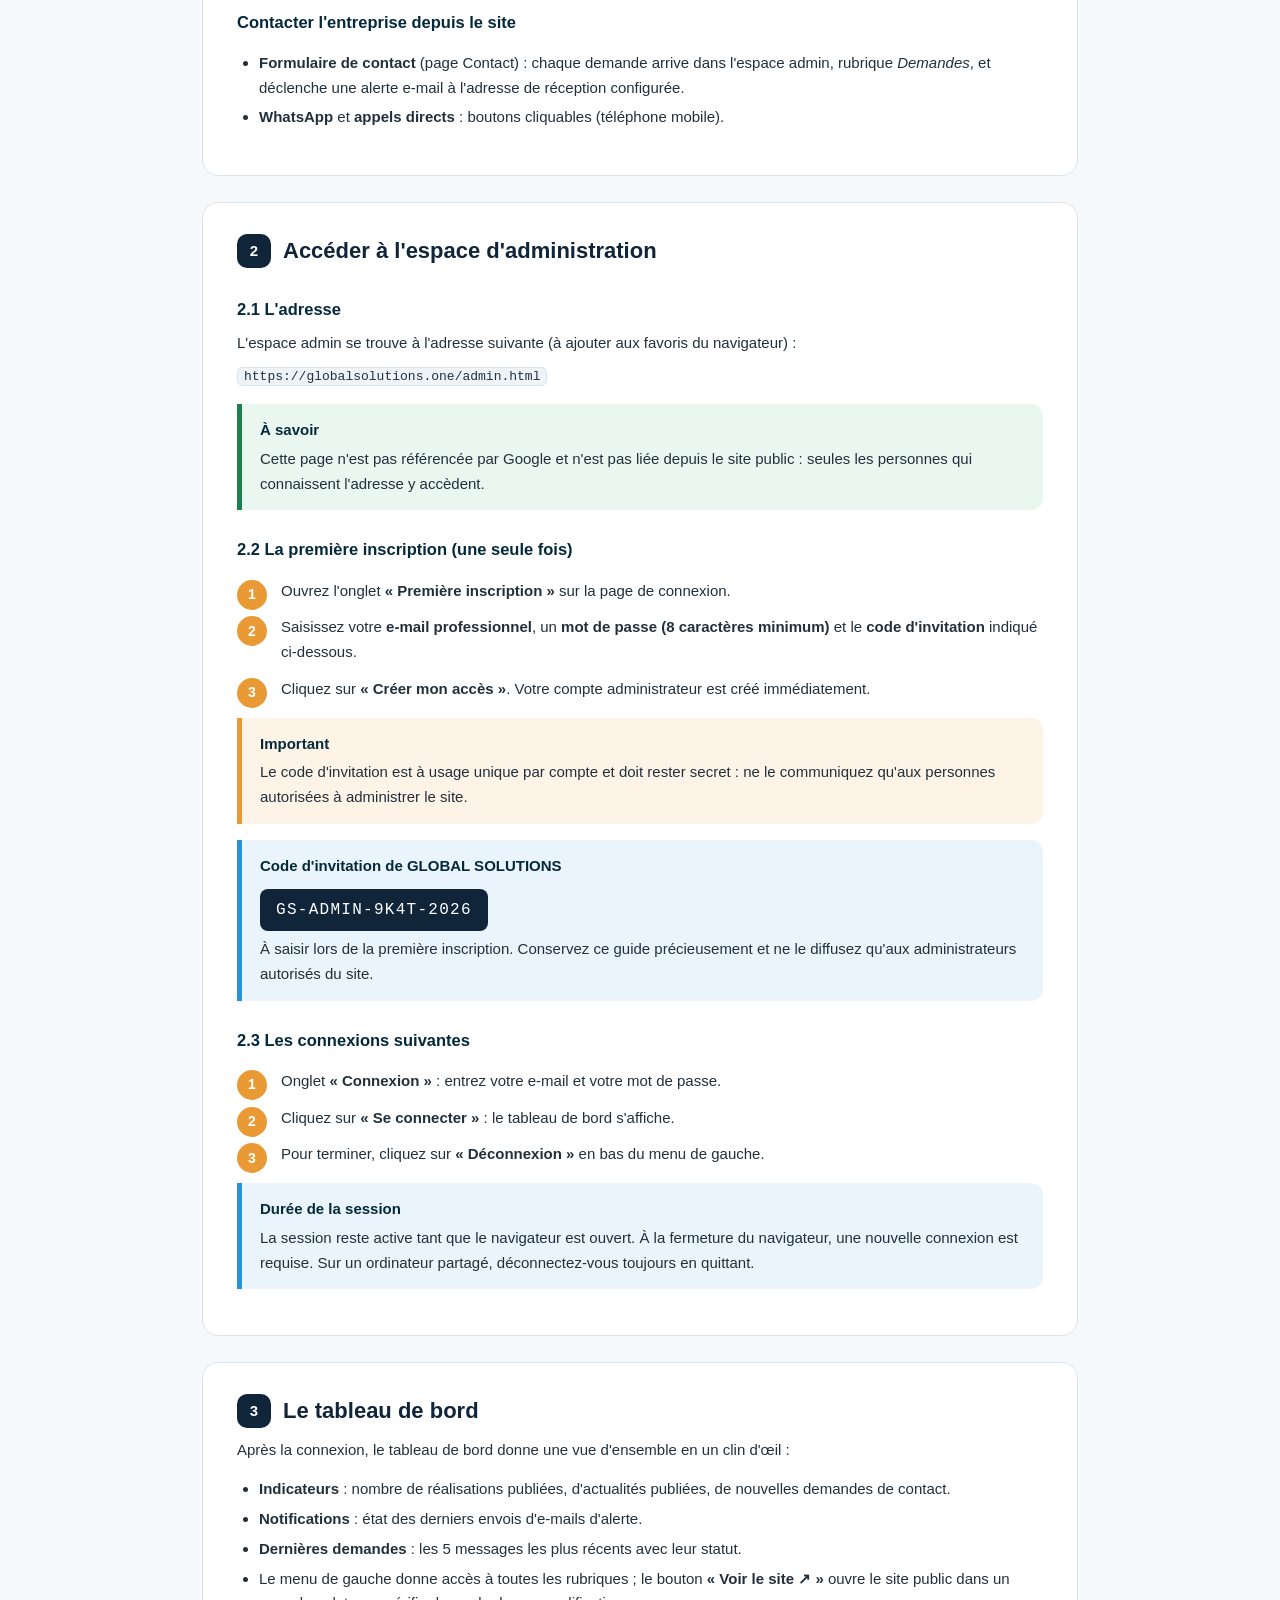
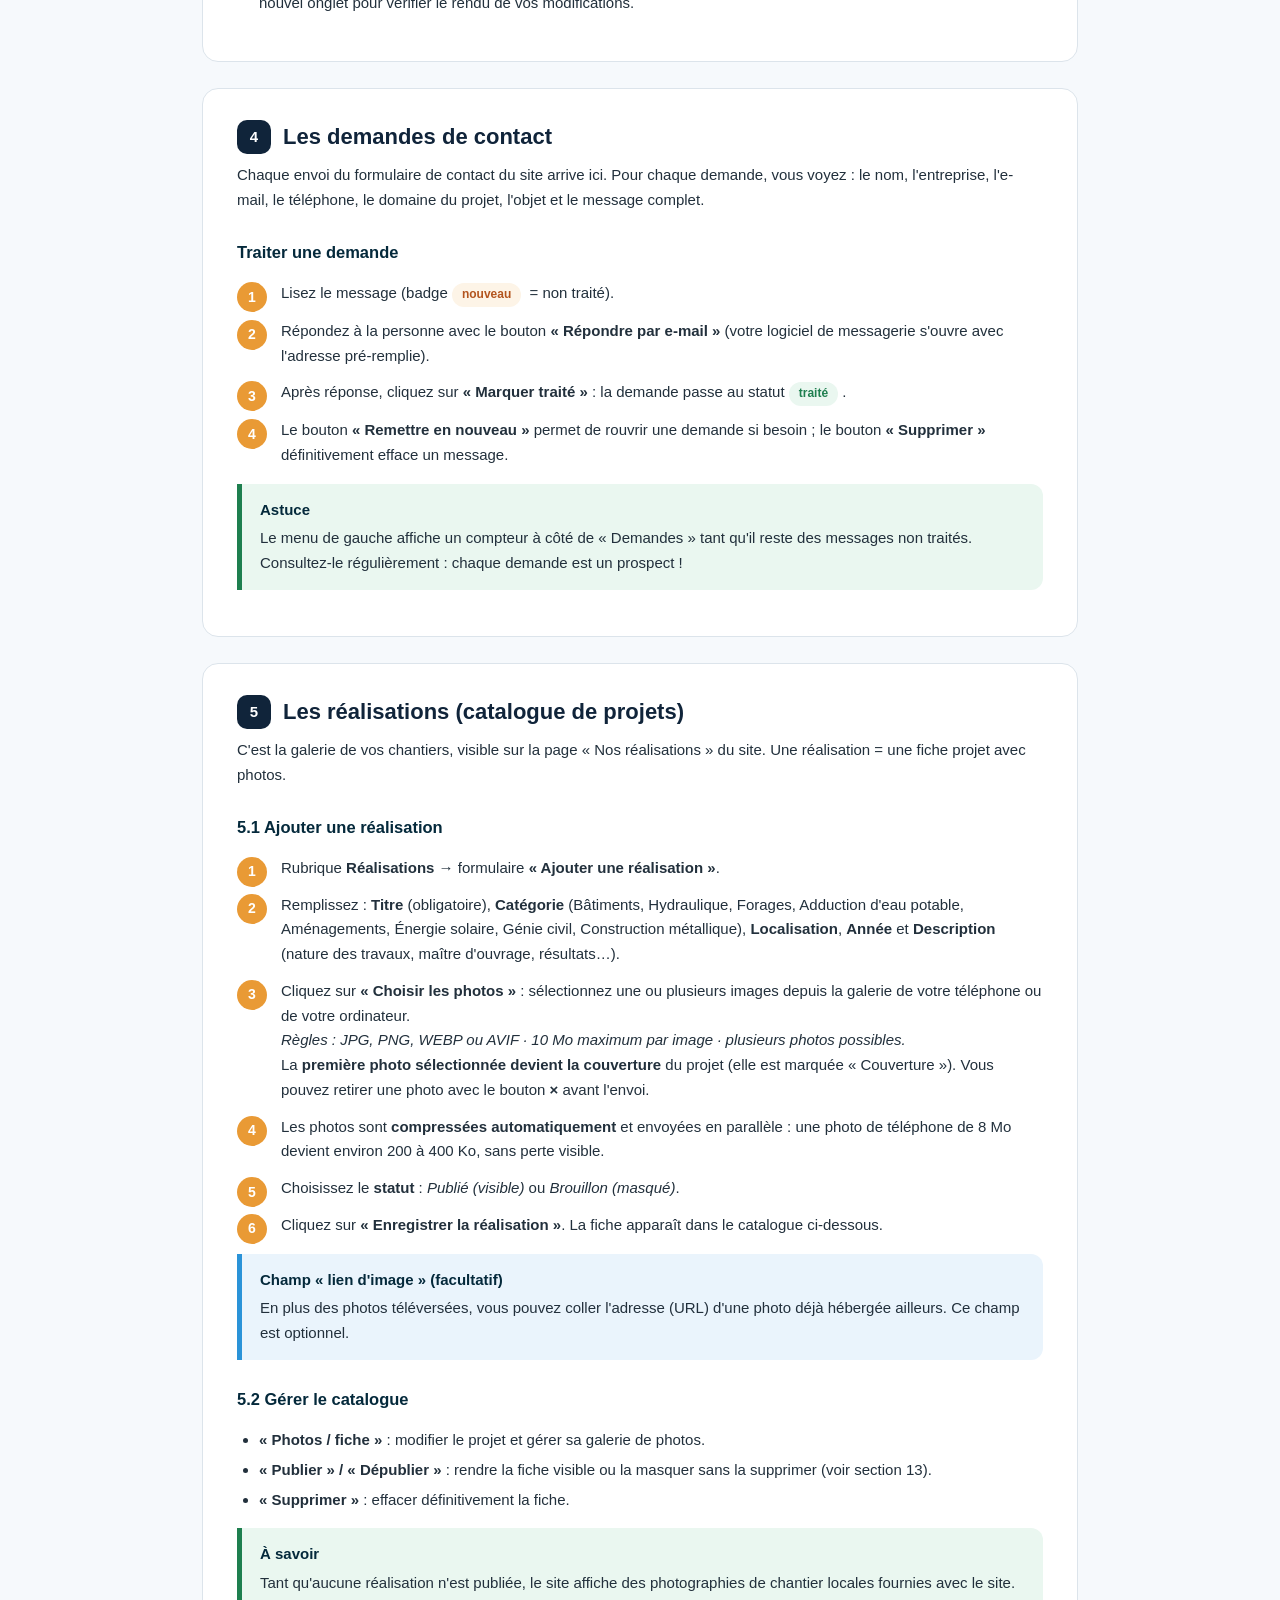
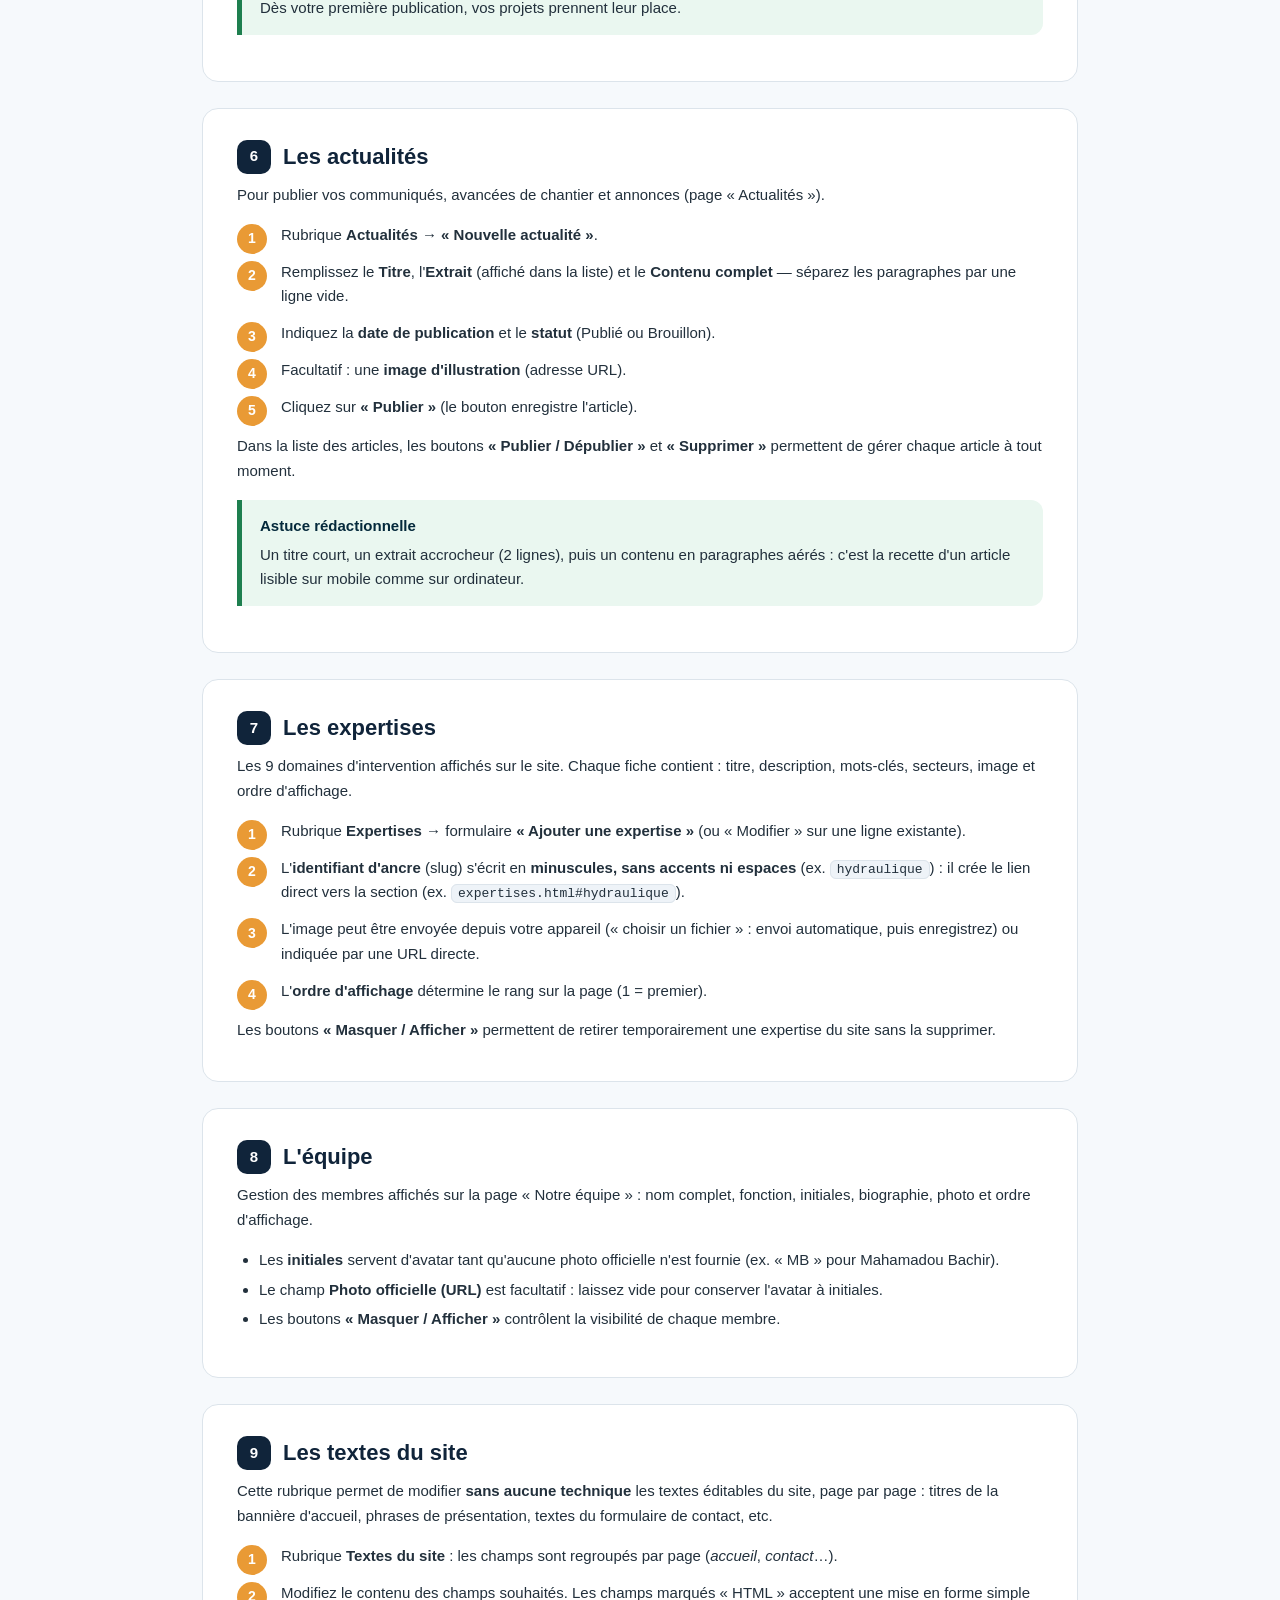
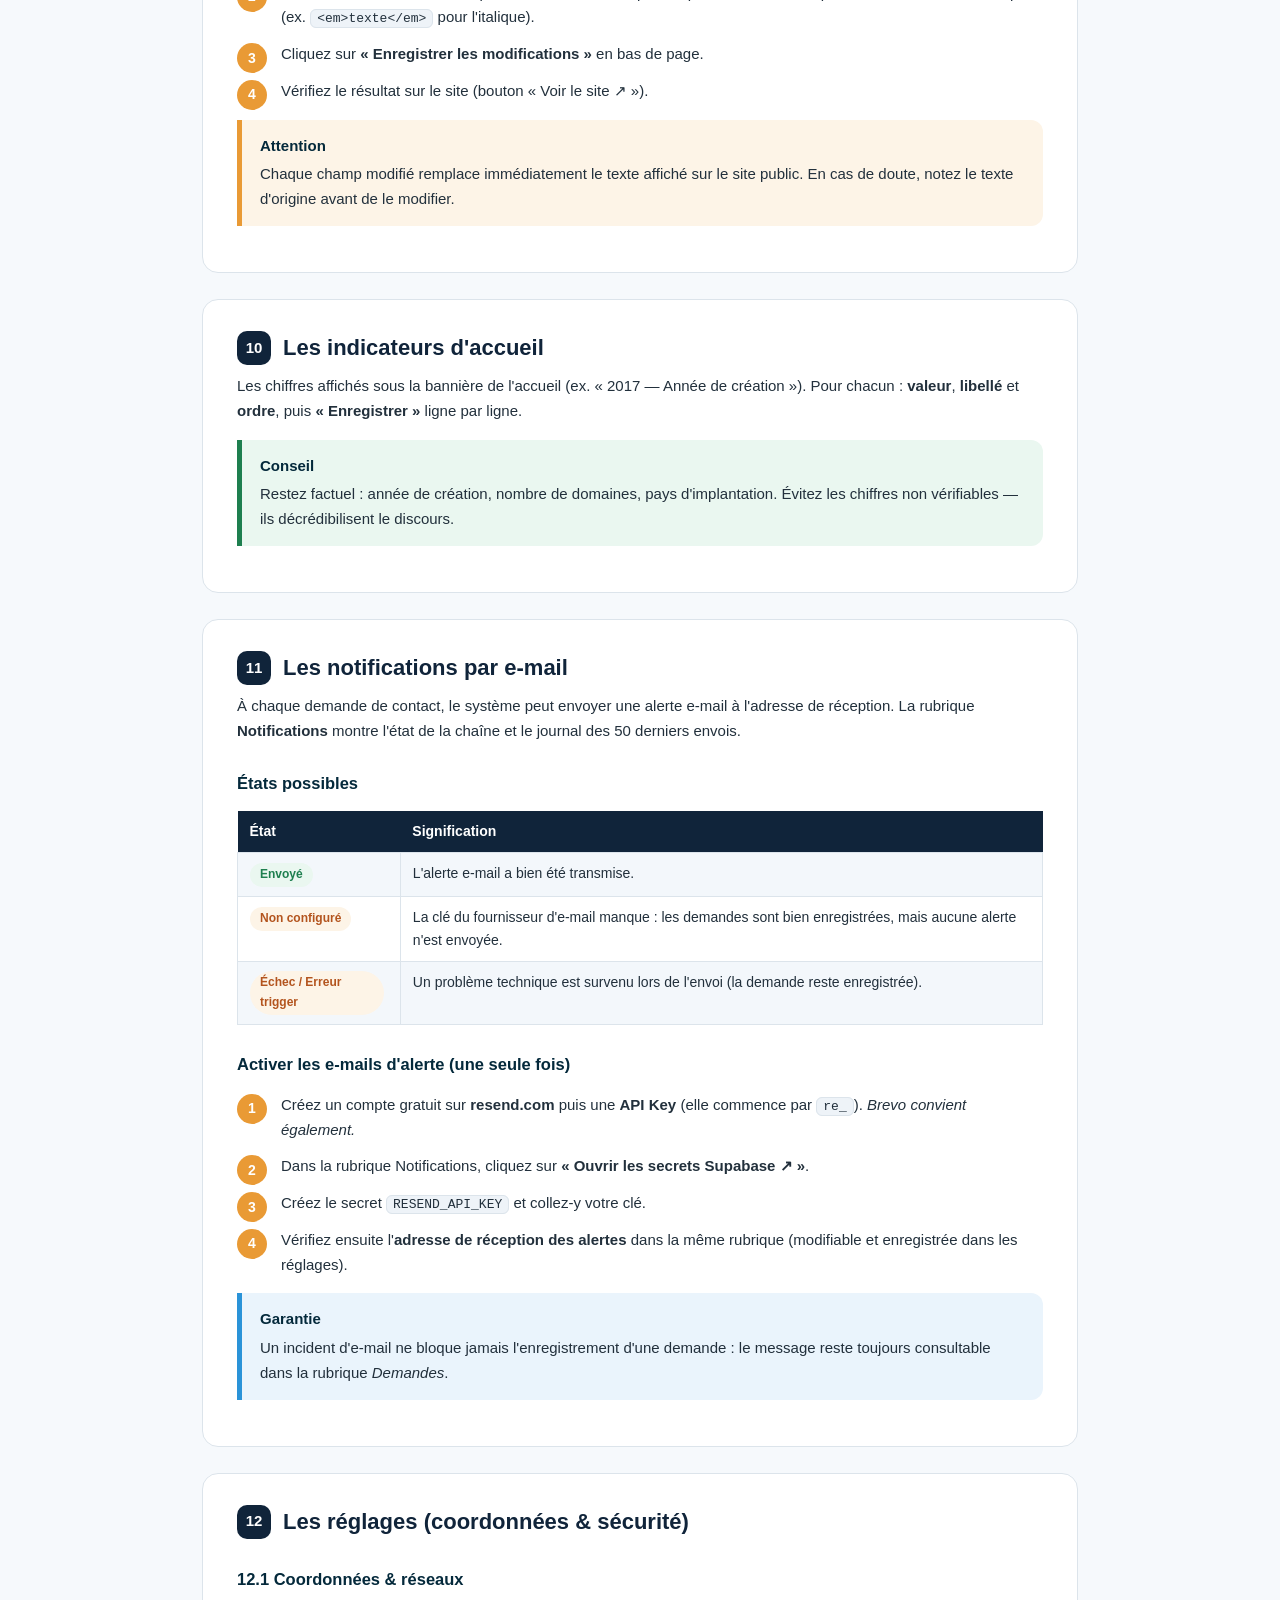
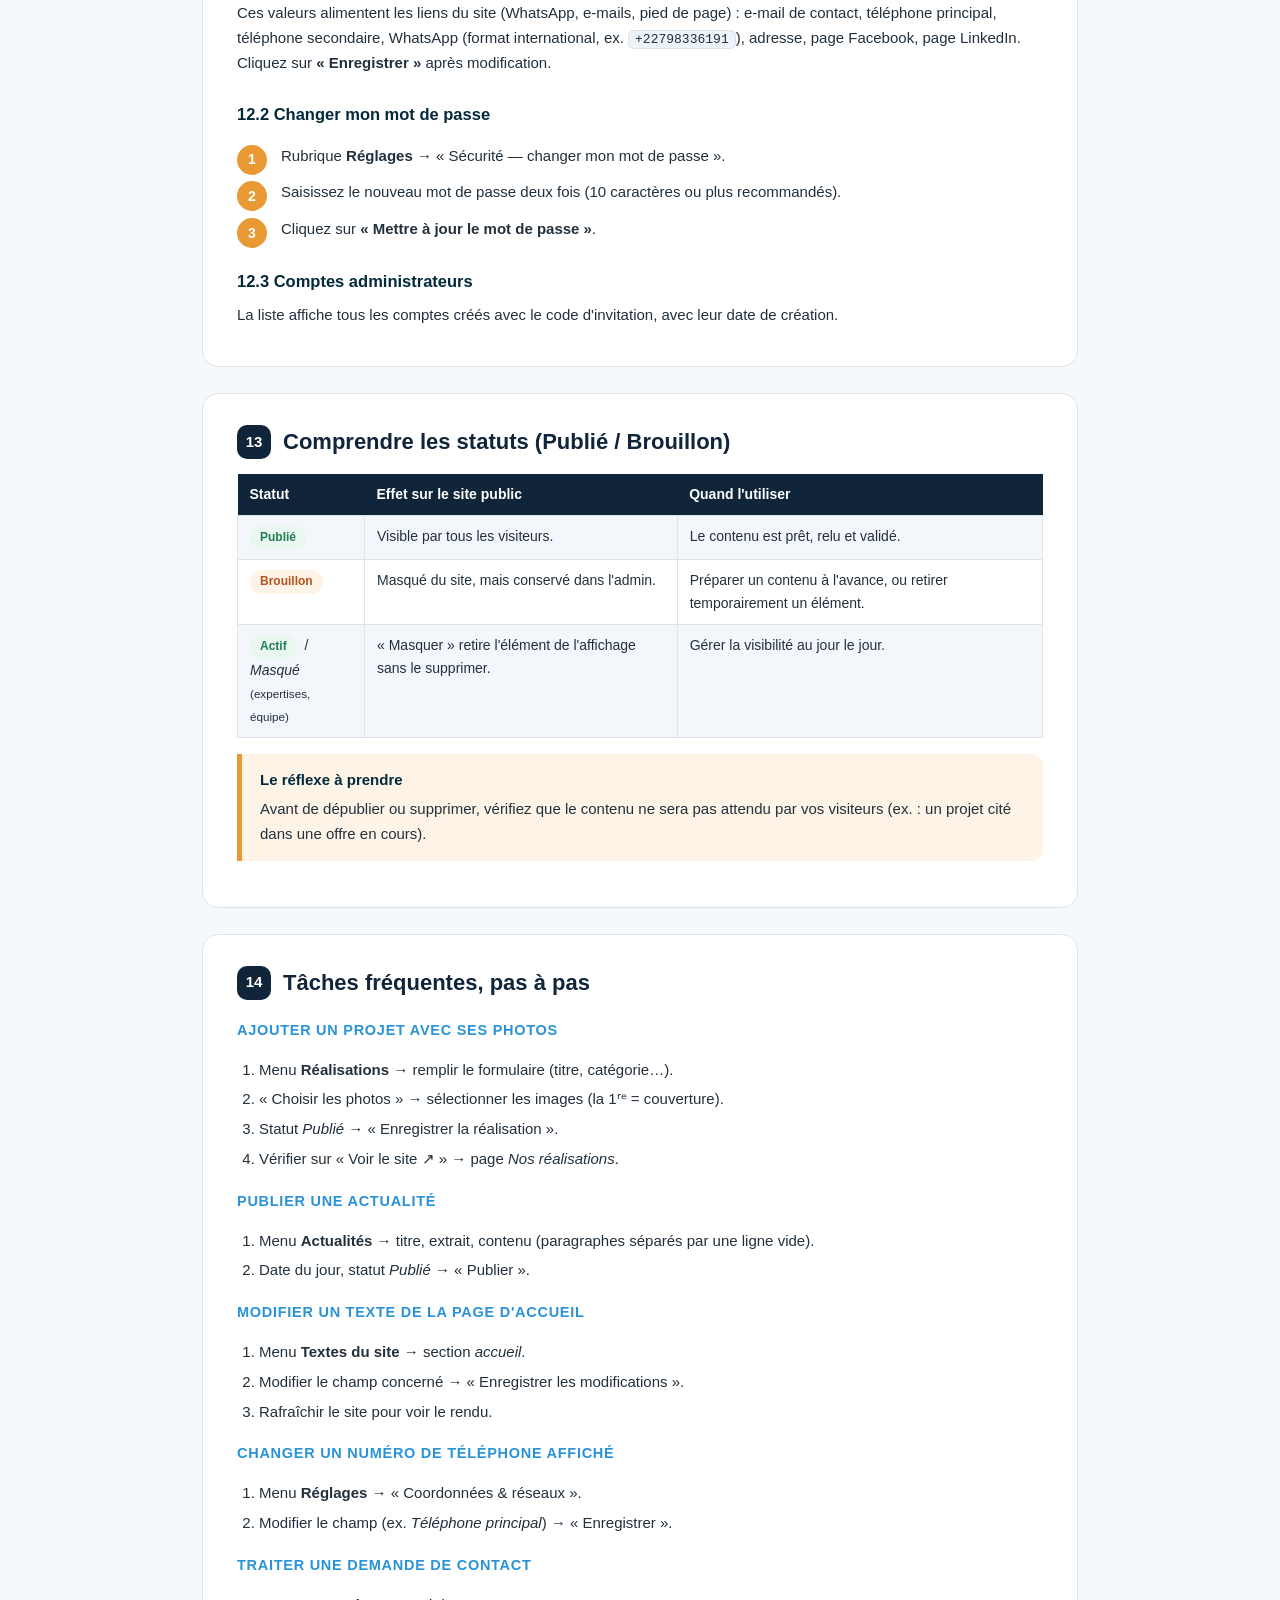
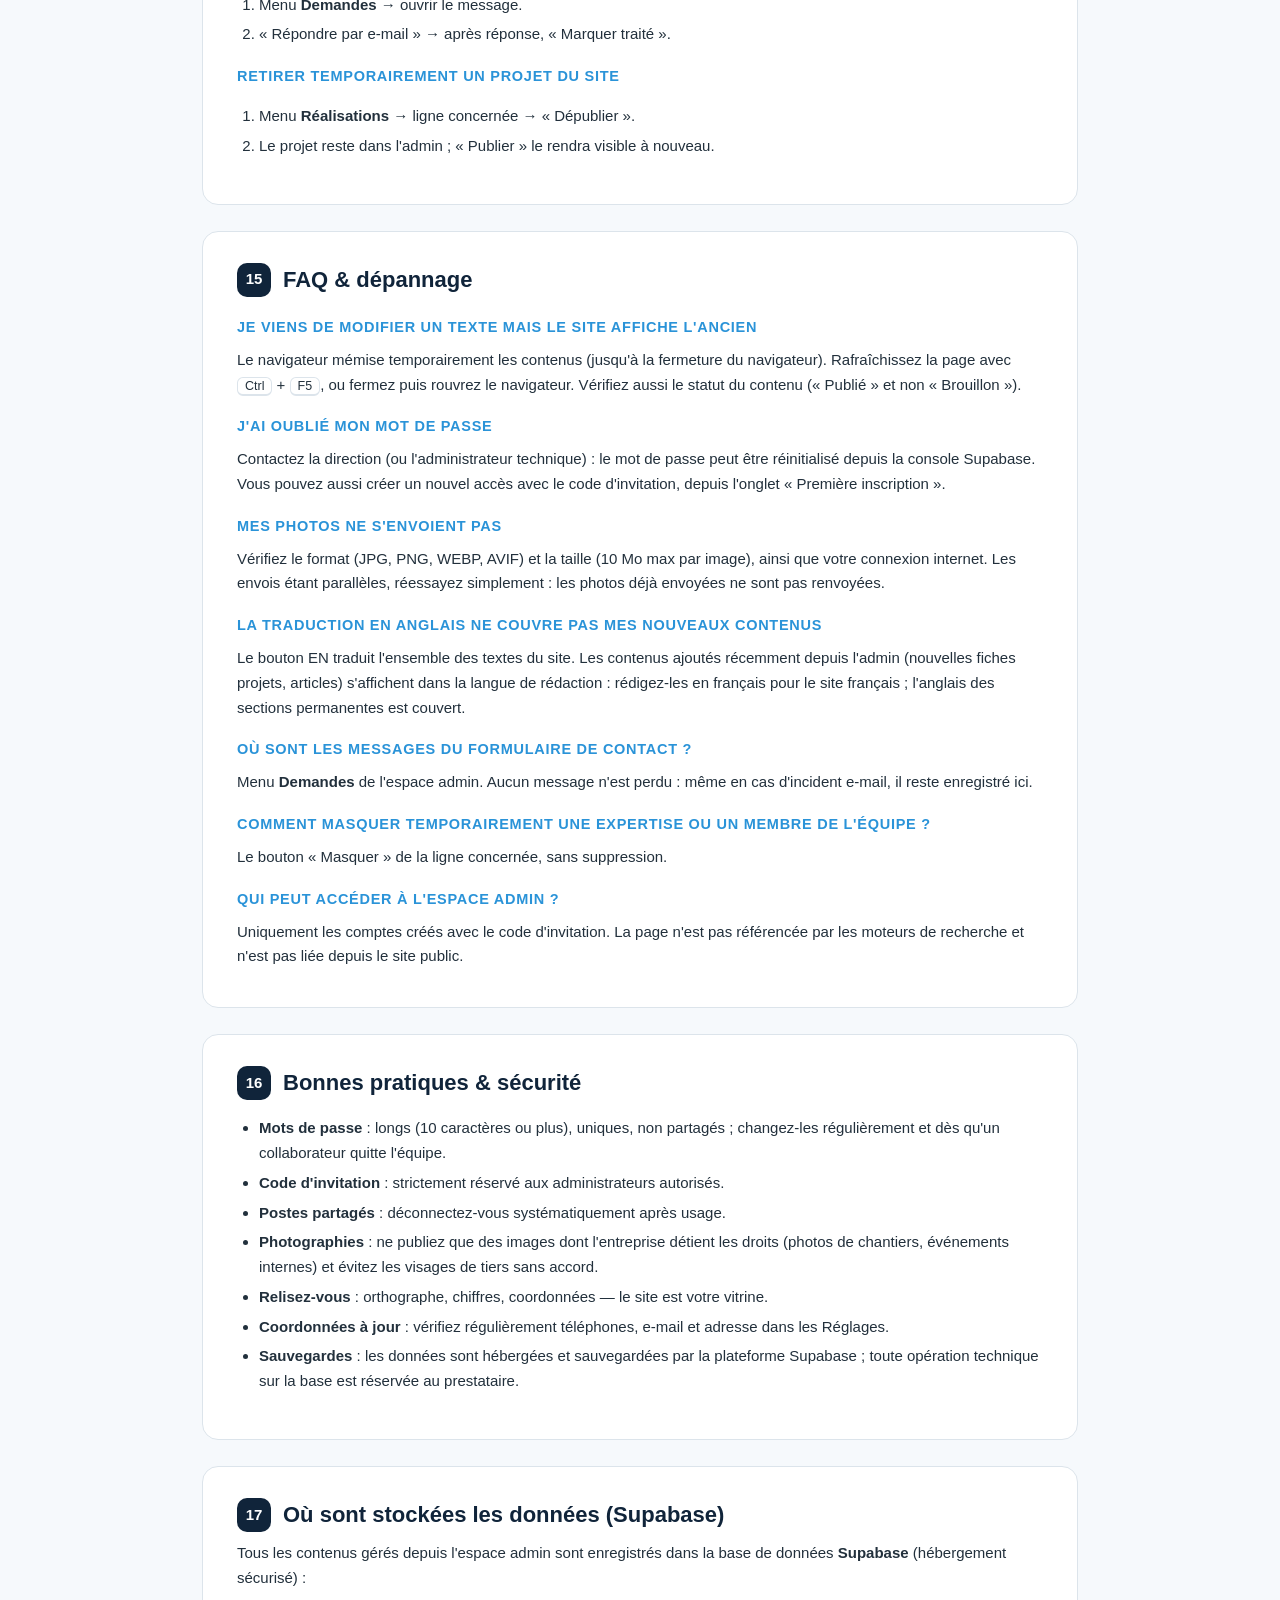
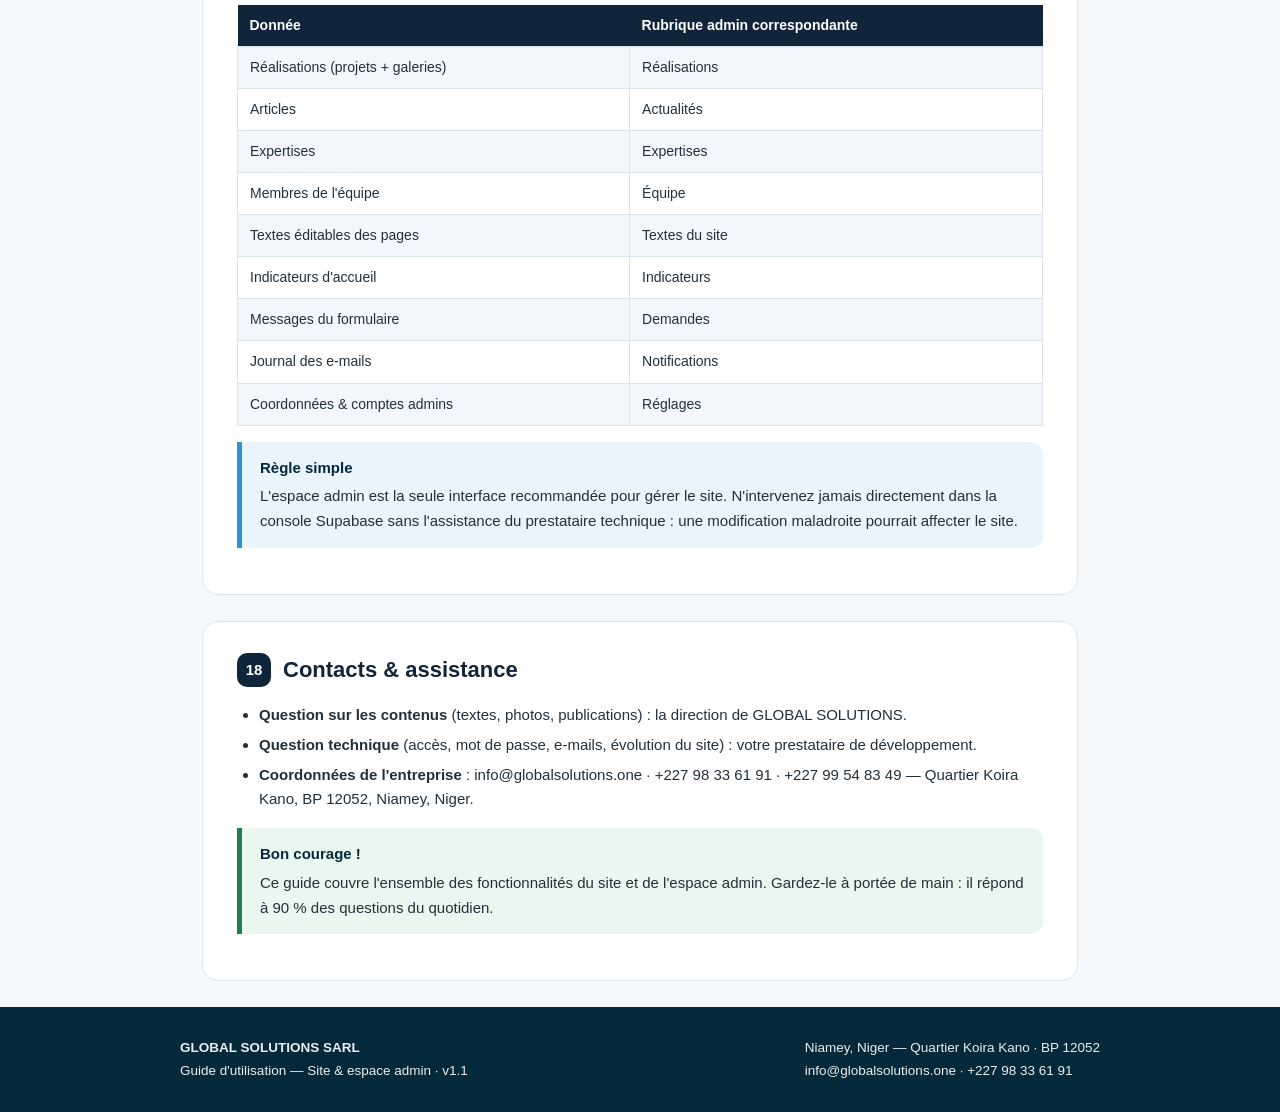
<file: docs/GUIDE-UTILISATION.html>
<!DOCTYPE html>
<html lang="fr">
<head>
<meta charset="UTF-8">
<meta name="viewport" content="width=device-width, initial-scale=1.0">
<meta name="robots" content="noindex, nofollow">
<title>Guide d'utilisation — Site GLOBAL SOLUTIONS (site public & espace admin)</title>
<style>
  :root{
    --navy:#10243A; --navy-deep:#04293B; --sky:#82C6F9; --sky-dark:#2A93D8;
    --orange:#E99A35; --ink:#22303C; --grey:#5B6B78; --line:#DCE4EB;
    --bg:#F6F9FC; --ok:#1E7F4F; --warn:#B3541E; --danger:#8C1D18;
  }
  *{box-sizing:border-box}
  html{scroll-behavior:smooth}
  body{margin:0;font-family:"Segoe UI",Roboto,Helvetica,Arial,sans-serif;color:var(--ink);
    background:var(--bg);line-height:1.65;font-size:15px}
  .wrap{max-width:920px;margin:0 auto;padding:0 22px}
  /* --- couverture --- */
  .cover{background:linear-gradient(135deg,var(--navy-deep) 0%,var(--navy) 55%,#1B3B5C 100%);
    color:#fff;padding:56px 22px 48px;border-bottom:6px solid var(--orange)}
  .cover .inner{max-width:920px;margin:0 auto}
  .cover .brand{display:flex;align-items:center;gap:14px;margin-bottom:26px}
  .cover .brand img{width:58px;height:58px;border-radius:12px;background:#fff;object-fit:contain;padding:4px}
  .cover .brand span{font-size:13px;letter-spacing:.22em;text-transform:uppercase;opacity:.85}
  .cover h1{font-size:34px;line-height:1.2;margin:0 0 12px}
  .cover h1 em{font-style:normal;color:var(--sky)}
  .cover p.sub{font-size:17px;opacity:.92;margin:0 0 26px;max-width:640px}
  .cover .meta{display:flex;flex-wrap:wrap;gap:10px}
  .cover .meta span{background:rgba(255,255,255,.12);border:1px solid rgba(255,255,255,.25);
    border-radius:999px;padding:6px 14px;font-size:13px}
  /* --- sommaire --- */
  .toc{background:#fff;border:1px solid var(--line);border-radius:16px;padding:26px 30px;margin:34px 0}
  .toc h2{margin:0 0 14px;font-size:19px;color:var(--navy)}
  .toc ol{margin:0;padding-left:20px;columns:2;column-gap:36px}
  .toc li{margin:7px 0;break-inside:avoid}
  .toc a{color:var(--navy);text-decoration:none;font-weight:600}
  .toc a:hover{color:var(--sky-dark);text-decoration:underline}
  /* --- sections --- */
  section.card{background:#fff;border:1px solid var(--line);border-radius:16px;
    padding:30px 34px;margin:0 0 26px}
  h2.sec{font-size:22px;color:var(--navy);margin:0 0 6px;display:flex;align-items:center;gap:12px}
  h2.sec .num{background:var(--navy);color:#fff;border-radius:10px;min-width:34px;height:34px;
    display:inline-flex;align-items:center;justify-content:center;font-size:15px}
  h3{font-size:16.5px;color:var(--navy-deep);margin:26px 0 8px}
  h4{font-size:14.5px;color:var(--sky-dark);margin:18px 0 6px;text-transform:uppercase;letter-spacing:.05em}
  p{margin:8px 0}
  ul,ol{padding-left:22px}
  li{margin:5px 0}
  table{width:100%;border-collapse:collapse;margin:14px 0;font-size:14px}
  th{background:var(--navy);color:#fff;text-align:left;padding:9px 12px;font-weight:600}
  td{border:1px solid var(--line);padding:9px 12px;vertical-align:top}
  tr:nth-child(even) td{background:#F3F7FB}
  code{background:#EEF3F8;border:1px solid var(--line);border-radius:6px;padding:1px 6px;
    font-size:13px;font-family:Consolas,Menlo,monospace}
  .btn-sample{display:inline-block;background:var(--sky);color:var(--navy);font-weight:700;
    border-radius:10px;padding:8px 16px;font-size:13px}
  .callout{border-left:5px solid var(--sky-dark);background:#EAF4FC;border-radius:0 12px 12px 0;
    padding:14px 18px;margin:16px 0}
  .callout.tip{border-color:var(--ok);background:#EAF7F0}
  .callout.warn{border-color:var(--orange);background:#FDF4E7}
  .callout.danger{border-color:var(--danger);background:#FBEFEE}
  .callout strong{display:block;margin-bottom:4px;color:var(--navy-deep)}
  .steps{counter-reset:step;list-style:none;padding-left:0}
  .steps li{counter-increment:step;position:relative;padding-left:44px;margin:12px 0}
  .steps li::before{content:counter(step);position:absolute;left:0;top:1px;width:30px;height:30px;
    background:var(--orange);color:#fff;border-radius:50%;display:flex;align-items:center;
    justify-content:center;font-weight:700;font-size:14px}
  .kbd{background:#fff;border:1px solid var(--line);border-bottom-width:2px;border-radius:6px;
    padding:1px 7px;font-size:12.5px;font-family:inherit}
  .pill{display:inline-block;background:#EAF4FC;color:var(--sky-dark);border-radius:999px;
    padding:2px 10px;font-size:12px;font-weight:700;margin-right:4px}
  .pill.ok{background:#EAF7F0;color:var(--ok)}
  .pill.warn{background:#FDF4E7;color:var(--warn)}
  footer.doc{background:var(--navy-deep);color:#fff;padding:30px 22px;margin-top:10px}
  footer.doc .inner{max-width:920px;margin:0 auto;display:flex;flex-wrap:wrap;
    justify-content:space-between;gap:14px;font-size:13.5px;opacity:.92}
  /* --- impression --- */
  @media print{
    body{background:#fff;font-size:12px}
    .cover{padding:30px 0}
    section.card{break-inside:avoid;border:none;border-top:2px solid var(--navy);border-radius:0;padding:16px 0}
    .toc{break-after:page}
    h2.sec{break-after:avoid}
    .callout{break-inside:avoid}
  }
</style>
</head>
<body>

<header class="cover">
  <div class="inner">
    <div class="brand">
      <img src="../assets/logos/logo.jpg" alt="Logo GLOBAL SOLUTIONS">
      <span>GLOBAL SOLUTIONS SARL</span>
    </div>
    <h1>Guide d'utilisation<br><em>Site internet &amp; espace d'administration</em></h1>
    <p class="sub">Ce guide explique, pas à pas, comment consulter le site public, gérer vos contenus
    (réalisations, actualités, équipe, textes…) et administrer les demandes de contact depuis
    l'espace réservé aux administrateurs.</p>
    <div class="meta">
      <span>Version 1.1</span>
      <span>12 novembre 2026</span>
      <span>Destinataire : l'administrateur du site</span>
    </div>
  </div>
</header>

<div class="wrap">

<nav class="toc">
  <h2>Sommaire</h2>
  <ol>
    <li><a href="#s1">Le site public en un coup d'œil</a></li>
    <li><a href="#s2">Accéder à l'espace d'administration</a></li>
    <li><a href="#s3">Le tableau de bord</a></li>
    <li><a href="#s4">Les demandes de contact</a></li>
    <li><a href="#s5">Les réalisations (catalogue de projets)</a></li>
    <li><a href="#s6">Les actualités</a></li>
    <li><a href="#s7">Les expertises</a></li>
    <li><a href="#s8">L'équipe</a></li>
    <li><a href="#s9">Les textes du site</a></li>
    <li><a href="#s10">Les indicateurs d'accueil</a></li>
    <li><a href="#s11">Les notifications par e-mail</a></li>
    <li><a href="#s12">Les réglages (coordonnées &amp; sécurité)</a></li>
    <li><a href="#s13">Comprendre les statuts (Publié / Brouillon)</a></li>
    <li><a href="#s14">Tâches fréquentes, pas à pas</a></li>
    <li><a href="#s15">FAQ &amp; dépannage</a></li>
    <li><a href="#s16">Bonnes pratiques &amp; sécurité</a></li>
    <li><a href="#s17">Où sont stockées les données (Supabase)</a></li>
    <li><a href="#s18">Contacts &amp; assistance</a></li>
  </ol>
</nav>

<section class="card" id="s1">
  <h2 class="sec"><span class="num">1</span>Le site public en un coup d'œil</h2>
  <p>Le site <strong>globalsolutions.one</strong> est le site institutionnel de GLOBAL SOLUTIONS.
  Il est consultable par tous vos visiteurs et se compose des pages suivantes :</p>
  <table>
    <tr><th>Page</th><th>Contenu</th></tr>
    <tr><td><strong>Accueil</strong></td><td>Bannière de présentation, indicateurs clés, domaines d'expertise, pourquoi nous choisir, approche technique, bouton de contact.</td></tr>
    <tr><td><strong>À propos</strong></td><td>Histoire de l'entreprise, identité, vision, mission, organisation et valeurs.</td></tr>
    <tr><td><strong>Nos expertises</strong></td><td>Le détail des 9 domaines d'intervention avec prestations, secteurs et bouton « Demander des renseignements ».</td></tr>
    <tr><td><strong>Nos réalisations</strong></td><td>Catalogue filtrable des projets (Bâtiments, Forages, Aménagements…), avec fiches détaillées et photographies.</td></tr>
    <tr><td><strong>Notre équipe</strong></td><td>La direction et les collaborateurs, avec notices biographiques.</td></tr>
    <tr><td><strong>Actualités</strong></td><td>Vos publications : communiqués, avancées de chantier, annonces.</td></tr>
    <tr><td><strong>Contact</strong></td><td>Formulaire de demande, coordonnées, WhatsApp, appels directs et carte de localisation.</td></tr>
  </table>

  <h3>Le bouton de traduction FR / EN</h3>
  <p>Un bouton <span class="btn-sample">EN</span> / <span class="btn-sample">FR</span> est présent dans
  l'en-tête de chaque page (et dans le menu mobile). Un clic traduit tout le site en anglais
  (textes, menus, formulaires, titres de pages) ; un nouveau clic revient au français.
  La préférence du visiteur est mémorisée automatiquement.</p>

  <h3>Contacter l'entreprise depuis le site</h3>
  <ul>
    <li><strong>Formulaire de contact</strong> (page Contact) : chaque demande arrive dans l'espace admin,
    rubrique <em>Demandes</em>, et déclenche une alerte e-mail à l'adresse de réception configurée.</li>
    <li><strong>WhatsApp</strong> et <strong>appels directs</strong> : boutons cliquables (téléphone mobile).</li>
  </ul>
</section>

<section class="card" id="s2">
  <h2 class="sec"><span class="num">2</span>Accéder à l'espace d'administration</h2>

  <h3>2.1 L'adresse</h3>
  <p>L'espace admin se trouve à l'adresse suivante (à ajouter aux favoris du navigateur) :</p>
  <p><code>https://globalsolutions.one/admin.html</code></p>
  <div class="callout tip"><strong>À savoir</strong>
  Cette page n'est pas référencée par Google et n'est pas liée depuis le site public :
  seules les personnes qui connaissent l'adresse y accèdent.</div>

  <h3>2.2 La première inscription (une seule fois)</h3>
  <ol class="steps">
    <li>Ouvrez l'onglet <strong>« Première inscription »</strong> sur la page de connexion.</li>
    <li>Saisissez votre <strong>e-mail professionnel</strong>, un <strong>mot de passe (8 caractères minimum)</strong>
    et le <strong>code d'invitation</strong> indiqué ci-dessous.</li>
    <li>Cliquez sur <strong>« Créer mon accès »</strong>. Votre compte administrateur est créé immédiatement.</li>
  </ol>
  <div class="callout warn"><strong>Important</strong>
  Le code d'invitation est à usage unique par compte et doit rester secret : ne le communiquez
  qu'aux personnes autorisées à administrer le site.</div>
  <div class="callout"><strong>Code d'invitation de GLOBAL SOLUTIONS</strong>
  <span style="display:inline-block;background:#10243A;color:#fff;font-family:Consolas,Menlo,monospace;
  font-size:16px;letter-spacing:.08em;border-radius:8px;padding:8px 16px;margin:6px 0">GS-ADMIN-9K4T-2026</span><br>
  À saisir lors de la première inscription. Conservez ce guide précieusement et ne le diffusez
  qu'aux administrateurs autorisés du site.</div>

  <h3>2.3 Les connexions suivantes</h3>
  <ol class="steps">
    <li>Onglet <strong>« Connexion »</strong> : entrez votre e-mail et votre mot de passe.</li>
    <li>Cliquez sur <strong>« Se connecter »</strong> : le tableau de bord s'affiche.</li>
    <li>Pour terminer, cliquez sur <strong>« Déconnexion »</strong> en bas du menu de gauche.</li>
  </ol>
  <div class="callout"><strong>Durée de la session</strong>
  La session reste active tant que le navigateur est ouvert. À la fermeture du navigateur,
  une nouvelle connexion est requise. Sur un ordinateur partagé, déconnectez-vous toujours
  en quittant.</div>
</section>

<section class="card" id="s3">
  <h2 class="sec"><span class="num">3</span>Le tableau de bord</h2>
  <p>Après la connexion, le tableau de bord donne une vue d'ensemble en un clin d'œil :</p>
  <ul>
    <li><strong>Indicateurs</strong> : nombre de réalisations publiées, d'actualités publiées,
    de nouvelles demandes de contact.</li>
    <li><strong>Notifications</strong> : état des derniers envois d'e-mails d'alerte.</li>
    <li><strong>Dernières demandes</strong> : les 5 messages les plus récents avec leur statut.</li>
    <li>Le menu de gauche donne accès à toutes les rubriques ; le bouton
    <strong>« Voir le site ↗ »</strong> ouvre le site public dans un nouvel onglet pour vérifier
    le rendu de vos modifications.</li>
  </ul>
</section>

<section class="card" id="s4">
  <h2 class="sec"><span class="num">4</span>Les demandes de contact</h2>
  <p>Chaque envoi du formulaire de contact du site arrive ici. Pour chaque demande, vous voyez :
  le nom, l'entreprise, l'e-mail, le téléphone, le domaine du projet, l'objet et le message complet.</p>
  <h3>Traiter une demande</h3>
  <ol class="steps">
    <li>Lisez le message (badge <span class="pill warn">nouveau</span> = non traité).</li>
    <li>Répondez à la personne avec le bouton <strong>« Répondre par e-mail »</strong>
    (votre logiciel de messagerie s'ouvre avec l'adresse pré-remplie).</li>
    <li>Après réponse, cliquez sur <strong>« Marquer traité »</strong> : la demande passe au
    statut <span class="pill ok">traité</span>.</li>
    <li>Le bouton <strong>« Remettre en nouveau »</strong> permet de rouvrir une demande si besoin ;
    le bouton <strong>« Supprimer »</strong> définitivement efface un message.</li>
  </ol>
  <div class="callout tip"><strong>Astuce</strong>
  Le menu de gauche affiche un compteur à côté de « Demandes » tant qu'il reste des messages
  non traités. Consultez-le régulièrement : chaque demande est un prospect !</div>
</section>

<section class="card" id="s5">
  <h2 class="sec"><span class="num">5</span>Les réalisations (catalogue de projets)</h2>
  <p>C'est la galerie de vos chantiers, visible sur la page « Nos réalisations » du site.
  Une réalisation = une fiche projet avec photos.</p>

  <h3>5.1 Ajouter une réalisation</h3>
  <ol class="steps">
    <li>Rubrique <strong>Réalisations</strong> → formulaire <strong>« Ajouter une réalisation »</strong>.</li>
    <li>Remplissez : <strong>Titre</strong> (obligatoire), <strong>Catégorie</strong> (Bâtiments, Hydraulique,
    Forages, Adduction d'eau potable, Aménagements, Énergie solaire, Génie civil, Construction métallique),
    <strong>Localisation</strong>, <strong>Année</strong> et <strong>Description</strong> (nature des travaux,
    maître d'ouvrage, résultats…).</li>
    <li>Cliquez sur <strong>« Choisir les photos »</strong> : sélectionnez une ou plusieurs images depuis
    la galerie de votre téléphone ou de votre ordinateur.
    <br><em>Règles : JPG, PNG, WEBP ou AVIF · 10 Mo maximum par image · plusieurs photos possibles.</em>
    <br>La <strong>première photo sélectionnée devient la couverture</strong> du projet (elle est
    marquée « Couverture »). Vous pouvez retirer une photo avec le bouton <strong>×</strong> avant l'envoi.</li>
    <li>Les photos sont <strong>compressées automatiquement</strong> et envoyées en parallèle :
    une photo de téléphone de 8 Mo devient environ 200 à 400 Ko, sans perte visible.</li>
    <li>Choisissez le <strong>statut</strong> : <em>Publié (visible)</em> ou <em>Brouillon (masqué)</em>.</li>
    <li>Cliquez sur <strong>« Enregistrer la réalisation »</strong>. La fiche apparaît dans le
    catalogue ci-dessous.</li>
  </ol>
  <div class="callout"><strong>Champ « lien d'image » (facultatif)</strong>
  En plus des photos téléversées, vous pouvez coller l'adresse (URL) d'une photo déjà hébergée
  ailleurs. Ce champ est optionnel.</div>

  <h3>5.2 Gérer le catalogue</h3>
  <ul>
    <li><strong>« Photos / fiche »</strong> : modifier le projet et gérer sa galerie de photos.</li>
    <li><strong>« Publier » / « Dépublier »</strong> : rendre la fiche visible ou la masquer
    sans la supprimer (voir section 13).</li>
    <li><strong>« Supprimer »</strong> : effacer définitivement la fiche.</li>
  </ul>
  <div class="callout tip"><strong>À savoir</strong>
  Tant qu'aucune réalisation n'est publiée, le site affiche des photographies de chantier
  locales fournies avec le site. Dès votre première publication, vos projets prennent leur place.</div>
</section>

<section class="card" id="s6">
  <h2 class="sec"><span class="num">6</span>Les actualités</h2>
  <p>Pour publier vos communiqués, avancées de chantier et annonces (page « Actualités »).</p>
  <ol class="steps">
    <li>Rubrique <strong>Actualités</strong> → <strong>« Nouvelle actualité »</strong>.</li>
    <li>Remplissez le <strong>Titre</strong>, l'<strong>Extrait</strong> (affiché dans la liste) et le
    <strong>Contenu complet</strong> — séparez les paragraphes par une ligne vide.</li>
    <li>Indiquez la <strong>date de publication</strong> et le <strong>statut</strong>
    (Publié ou Brouillon).</li>
    <li>Facultatif : une <strong>image d'illustration</strong> (adresse URL).</li>
    <li>Cliquez sur <strong>« Publier »</strong> (le bouton enregistre l'article).</li>
  </ol>
  <p>Dans la liste des articles, les boutons <strong>« Publier / Dépublier »</strong> et
  <strong>« Supprimer »</strong> permettent de gérer chaque article à tout moment.</p>
  <div class="callout tip"><strong>Astuce rédactionnelle</strong>
  Un titre court, un extrait accrocheur (2 lignes), puis un contenu en paragraphes aérés :
  c'est la recette d'un article lisible sur mobile comme sur ordinateur.</div>
</section>

<section class="card" id="s7">
  <h2 class="sec"><span class="num">7</span>Les expertises</h2>
  <p>Les 9 domaines d'intervention affichés sur le site. Chaque fiche contient : titre,
  description, mots-clés, secteurs, image et ordre d'affichage.</p>
  <ol class="steps">
    <li>Rubrique <strong>Expertises</strong> → formulaire <strong>« Ajouter une expertise »</strong>
    (ou « Modifier » sur une ligne existante).</li>
    <li>L'<strong>identifiant d'ancre</strong> (slug) s'écrit en <strong>minuscules, sans accents ni
    espaces</strong> (ex. <code>hydraulique</code>) : il crée le lien direct vers la section
    (ex. <code>expertises.html#hydraulique</code>).</li>
    <li>L'image peut être envoyée depuis votre appareil (« choisir un fichier » : envoi automatique,
    puis enregistrez) ou indiquée par une URL directe.</li>
    <li>L'<strong>ordre d'affichage</strong> détermine le rang sur la page (1 = premier).</li>
  </ol>
  <p>Les boutons <strong>« Masquer / Afficher »</strong> permettent de retirer temporairement une
  expertise du site sans la supprimer.</p>
</section>

<section class="card" id="s8">
  <h2 class="sec"><span class="num">8</span>L'équipe</h2>
  <p>Gestion des membres affichés sur la page « Notre équipe » : nom complet, fonction,
  initiales, biographie, photo et ordre d'affichage.</p>
  <ul>
    <li>Les <strong>initiales</strong> servent d'avatar tant qu'aucune photo officielle n'est fournie
    (ex. « MB » pour Mahamadou Bachir).</li>
    <li>Le champ <strong>Photo officielle (URL)</strong> est facultatif : laissez vide pour conserver
    l'avatar à initiales.</li>
    <li>Les boutons <strong>« Masquer / Afficher »</strong> contrôlent la visibilité de chaque membre.</li>
  </ul>
</section>

<section class="card" id="s9">
  <h2 class="sec"><span class="num">9</span>Les textes du site</h2>
  <p>Cette rubrique permet de modifier <strong>sans aucune technique</strong> les textes éditables
  du site, page par page : titres de la bannière d'accueil, phrases de présentation, textes du
  formulaire de contact, etc.</p>
  <ol class="steps">
    <li>Rubrique <strong>Textes du site</strong> : les champs sont regroupés par page
    (<em>accueil</em>, <em>contact</em>…).</li>
    <li>Modifiez le contenu des champs souhaités. Les champs marqués « HTML » acceptent une mise en
    forme simple (ex. <code>&lt;em&gt;texte&lt;/em&gt;</code> pour l'italique).</li>
    <li>Cliquez sur <strong>« Enregistrer les modifications »</strong> en bas de page.</li>
    <li>Vérifiez le résultat sur le site (bouton « Voir le site ↗ »).</li>
  </ol>
  <div class="callout warn"><strong>Attention</strong>
  Chaque champ modifié remplace immédiatement le texte affiché sur le site public.
  En cas de doute, notez le texte d'origine avant de le modifier.</div>
</section>

<section class="card" id="s10">
  <h2 class="sec"><span class="num">10</span>Les indicateurs d'accueil</h2>
  <p>Les chiffres affichés sous la bannière de l'accueil (ex. « 2017 — Année de création »).
  Pour chacun : <strong>valeur</strong>, <strong>libellé</strong> et <strong>ordre</strong>,
  puis <strong>« Enregistrer »</strong> ligne par ligne.</p>
  <div class="callout tip"><strong>Conseil</strong>
  Restez factuel : année de création, nombre de domaines, pays d'implantation.
  Évitez les chiffres non vérifiables — ils décrédibilisent le discours.</div>
</section>

<section class="card" id="s11">
  <h2 class="sec"><span class="num">11</span>Les notifications par e-mail</h2>
  <p>À chaque demande de contact, le système peut envoyer une alerte e-mail à l'adresse de
  réception. La rubrique <strong>Notifications</strong> montre l'état de la chaîne et le journal
  des 50 derniers envois.</p>
  <h3>États possibles</h3>
  <table>
    <tr><th>État</th><th>Signification</th></tr>
    <tr><td><span class="pill ok">Envoyé</span></td><td>L'alerte e-mail a bien été transmise.</td></tr>
    <tr><td><span class="pill warn">Non configuré</span></td><td>La clé du fournisseur d'e-mail manque : les demandes sont bien enregistrées, mais aucune alerte n'est envoyée.</td></tr>
    <tr><td><span class="pill warn">Échec / Erreur trigger</span></td><td>Un problème technique est survenu lors de l'envoi (la demande reste enregistrée).</td></tr>
  </table>
  <h3>Activer les e-mails d'alerte (une seule fois)</h3>
  <ol class="steps">
    <li>Créez un compte gratuit sur <strong>resend.com</strong> puis une <strong>API Key</strong>
    (elle commence par <code>re_</code>). <em>Brevo convient également.</em></li>
    <li>Dans la rubrique Notifications, cliquez sur <strong>« Ouvrir les secrets Supabase ↗ »</strong>.</li>
    <li>Créez le secret <code>RESEND_API_KEY</code> et collez-y votre clé.</li>
    <li>Vérifiez ensuite l'<strong>adresse de réception des alertes</strong> dans la même rubrique
    (modifiable et enregistrée dans les réglages).</li>
  </ol>
  <div class="callout"><strong>Garantie</strong>
  Un incident d'e-mail ne bloque jamais l'enregistrement d'une demande : le message reste
  toujours consultable dans la rubrique <em>Demandes</em>.</div>
</section>

<section class="card" id="s12">
  <h2 class="sec"><span class="num">12</span>Les réglages (coordonnées &amp; sécurité)</h2>
  <h3>12.1 Coordonnées &amp; réseaux</h3>
  <p>Ces valeurs alimentent les liens du site (WhatsApp, e-mails, pied de page) :
  e-mail de contact, téléphone principal, téléphone secondaire, WhatsApp
  (format international, ex. <code>+22798336191</code>), adresse, page Facebook, page LinkedIn.
  Cliquez sur <strong>« Enregistrer »</strong> après modification.</p>
  <h3>12.2 Changer mon mot de passe</h3>
  <ol class="steps">
    <li>Rubrique <strong>Réglages</strong> → « Sécurité — changer mon mot de passe ».</li>
    <li>Saisissez le nouveau mot de passe deux fois (10 caractères ou plus recommandés).</li>
    <li>Cliquez sur <strong>« Mettre à jour le mot de passe »</strong>.</li>
  </ol>
  <h3>12.3 Comptes administrateurs</h3>
  <p>La liste affiche tous les comptes créés avec le code d'invitation, avec leur date de création.</p>
</section>

<section class="card" id="s13">
  <h2 class="sec"><span class="num">13</span>Comprendre les statuts (Publié / Brouillon)</h2>
  <table>
    <tr><th>Statut</th><th>Effet sur le site public</th><th>Quand l'utiliser</th></tr>
    <tr><td><span class="pill ok">Publié</span></td><td>Visible par tous les visiteurs.</td><td>Le contenu est prêt, relu et validé.</td></tr>
    <tr><td><span class="pill warn">Brouillon</span></td><td>Masqué du site, mais conservé dans l'admin.</td><td>Préparer un contenu à l'avance, ou retirer temporairement un élément.</td></tr>
    <tr><td><span class="pill ok">Actif</span> / <em>Masqué</em><br><small>(expertises, équipe)</small></td><td>« Masquer » retire l'élément de l'affichage sans le supprimer.</td><td>Gérer la visibilité au jour le jour.</td></tr>
  </table>
  <div class="callout warn"><strong>Le réflexe à prendre</strong>
  Avant de dépublier ou supprimer, vérifiez que le contenu ne sera pas attendu par vos visiteurs
  (ex. : un projet cité dans une offre en cours).</div>
</section>

<section class="card" id="s14">
  <h2 class="sec"><span class="num">14</span>Tâches fréquentes, pas à pas</h2>

  <h4>Ajouter un projet avec ses photos</h4>
  <ol>
    <li>Menu <strong>Réalisations</strong> → remplir le formulaire (titre, catégorie…).</li>
    <li>« Choisir les photos » → sélectionner les images (la 1ʳᵉ = couverture).</li>
    <li>Statut <em>Publié</em> → « Enregistrer la réalisation ».</li>
    <li>Vérifier sur « Voir le site ↗ » → page <em>Nos réalisations</em>.</li>
  </ol>

  <h4>Publier une actualité</h4>
  <ol>
    <li>Menu <strong>Actualités</strong> → titre, extrait, contenu (paragraphes séparés par une ligne vide).</li>
    <li>Date du jour, statut <em>Publié</em> → « Publier ».</li>
  </ol>

  <h4>Modifier un texte de la page d'accueil</h4>
  <ol>
    <li>Menu <strong>Textes du site</strong> → section <em>accueil</em>.</li>
    <li>Modifier le champ concerné → « Enregistrer les modifications ».</li>
    <li>Rafraîchir le site pour voir le rendu.</li>
  </ol>

  <h4>Changer un numéro de téléphone affiché</h4>
  <ol>
    <li>Menu <strong>Réglages</strong> → « Coordonnées &amp; réseaux ».</li>
    <li>Modifier le champ (ex. <em>Téléphone principal</em>) → « Enregistrer ».</li>
  </ol>

  <h4>Traiter une demande de contact</h4>
  <ol>
    <li>Menu <strong>Demandes</strong> → ouvrir le message.</li>
    <li>« Répondre par e-mail » → après réponse, « Marquer traité ».</li>
  </ol>

  <h4>Retirer temporairement un projet du site</h4>
  <ol>
    <li>Menu <strong>Réalisations</strong> → ligne concernée → « Dépublier ».</li>
    <li>Le projet reste dans l'admin ; « Publier » le rendra visible à nouveau.</li>
  </ol>
</section>

<section class="card" id="s15">
  <h2 class="sec"><span class="num">15</span>FAQ &amp; dépannage</h2>

  <h4>Je viens de modifier un texte mais le site affiche l'ancien</h4>
  <p>Le navigateur mémise temporairement les contenus (jusqu'à la fermeture du navigateur).
  Rafraîchissez la page avec <span class="kbd">Ctrl</span> + <span class="kbd">F5</span>, ou fermez
  puis rouvrez le navigateur. Vérifiez aussi le statut du contenu (« Publié » et non « Brouillon »).</p>

  <h4>J'ai oublié mon mot de passe</h4>
  <p>Contactez la direction (ou l'administrateur technique) : le mot de passe peut être réinitialisé
  depuis la console Supabase. Vous pouvez aussi créer un nouvel accès avec le code d'invitation,
  depuis l'onglet « Première inscription ».</p>

  <h4>Mes photos ne s'envoient pas</h4>
  <p>Vérifiez le format (JPG, PNG, WEBP, AVIF) et la taille (10 Mo max par image), ainsi que votre
  connexion internet. Les envois étant parallèles, réessayez simplement : les photos déjà envoyées
  ne sont pas renvoyées.</p>

  <h4>La traduction en anglais ne couvre pas mes nouveaux contenus</h4>
  <p>Le bouton EN traduit l'ensemble des textes du site. Les contenus ajoutés récemment depuis
  l'admin (nouvelles fiches projets, articles) s'affichent dans la langue de rédaction :
  rédigez-les en français pour le site français ; l'anglais des sections permanentes est couvert.</p>

  <h4>Où sont les messages du formulaire de contact ?</h4>
  <p>Menu <strong>Demandes</strong> de l'espace admin. Aucun message n'est perdu : même en cas
  d'incident e-mail, il reste enregistré ici.</p>

  <h4>Comment masquer temporairement une expertise ou un membre de l'équipe ?</h4>
  <p>Le bouton « Masquer » de la ligne concernée, sans suppression.</p>

  <h4>Qui peut accéder à l'espace admin ?</h4>
  <p>Uniquement les comptes créés avec le code d'invitation. La page n'est pas référencée par les
  moteurs de recherche et n'est pas liée depuis le site public.</p>
</section>

<section class="card" id="s16">
  <h2 class="sec"><span class="num">16</span>Bonnes pratiques &amp; sécurité</h2>
  <ul>
    <li><strong>Mots de passe</strong> : longs (10 caractères ou plus), uniques, non partagés ;
    changez-les régulièrement et dès qu'un collaborateur quitte l'équipe.</li>
    <li><strong>Code d'invitation</strong> : strictement réservé aux administrateurs autorisés.</li>
    <li><strong>Postes partagés</strong> : déconnectez-vous systématiquement après usage.</li>
    <li><strong>Photographies</strong> : ne publiez que des images dont l'entreprise détient les droits
    (photos de chantiers, événements internes) et évitez les visages de tiers sans accord.</li>
    <li><strong>Relisez-vous</strong> : orthographe, chiffres, coordonnées — le site est votre vitrine.</li>
    <li><strong>Coordonnées à jour</strong> : vérifiez régulièrement téléphones, e-mail et adresse
    dans les Réglages.</li>
    <li><strong>Sauvegardes</strong> : les données sont hébergées et sauvegardées par la plateforme
    Supabase ; toute opération technique sur la base est réservée au prestataire.</li>
  </ul>
</section>

<section class="card" id="s17">
  <h2 class="sec"><span class="num">17</span>Où sont stockées les données (Supabase)</h2>
  <p>Tous les contenus gérés depuis l'espace admin sont enregistrés dans la base de données
  <strong>Supabase</strong> (hébergement sécurisé) :</p>
  <table>
    <tr><th>Donnée</th><th>Rubrique admin correspondante</th></tr>
    <tr><td>Réalisations (projets + galeries)</td><td>Réalisations</td></tr>
    <tr><td>Articles</td><td>Actualités</td></tr>
    <tr><td>Expertises</td><td>Expertises</td></tr>
    <tr><td>Membres de l'équipe</td><td>Équipe</td></tr>
    <tr><td>Textes éditables des pages</td><td>Textes du site</td></tr>
    <tr><td>Indicateurs d'accueil</td><td>Indicateurs</td></tr>
    <tr><td>Messages du formulaire</td><td>Demandes</td></tr>
    <tr><td>Journal des e-mails</td><td>Notifications</td></tr>
    <tr><td>Coordonnées &amp; comptes admins</td><td>Réglages</td></tr>
  </table>
  <div class="callout"><strong>Règle simple</strong>
  L'espace admin est la seule interface recommandée pour gérer le site. N'intervenez jamais
  directement dans la console Supabase sans l'assistance du prestataire technique :
  une modification maladroite pourrait affecter le site.</div>
</section>

<section class="card" id="s18">
  <h2 class="sec"><span class="num">18</span>Contacts &amp; assistance</h2>
  <ul>
    <li><strong>Question sur les contenus</strong> (textes, photos, publications) : la direction
    de GLOBAL SOLUTIONS.</li>
    <li><strong>Question technique</strong> (accès, mot de passe, e-mails, évolution du site) :
    votre prestataire de développement.</li>
    <li><strong>Coordonnées de l'entreprise</strong> : info@globalsolutions.one · +227 98 33 61 91 ·
    +227 99 54 83 49 — Quartier Koira Kano, BP 12052, Niamey, Niger.</li>
  </ul>
  <div class="callout tip"><strong>Bon courage !</strong>
  Ce guide couvre l'ensemble des fonctionnalités du site et de l'espace admin. Gardez-le à portée
  de main : il répond à 90 % des questions du quotidien.</div>
</section>

</div>

<footer class="doc">
  <div class="inner">
    <div><strong>GLOBAL SOLUTIONS SARL</strong><br>Guide d'utilisation — Site &amp; espace admin · v1.1</div>
    <div>Niamey, Niger — Quartier Koira Kano · BP 12052<br>info@globalsolutions.one · +227 98 33 61 91</div>
  </div>
</footer>

</body>
</html>
</file>
<file: css/style.css>
/* ==========================================================================
   GLOBAL SOLUTIONS — Design System
   Charte 100 % issue du logo officiel :
     Bleu ciel  #52C6F9 (G / S / points du globe)
     Gris       #7E7E7E (anneau, satellite, « Global Solutions »)
     Blanc      #FFFFFF (fond du logo)
   Nuances complémentaires construites sur la même teinte (H 198°) :
     --sky-dark  #0A75A6  (texte de lien accessible sur blanc)
     --navy      #04293B  (fonds sombres, titres)
   ========================================================================== */
:root{
  /* Couleurs exactes du logo */
  --sky:#52C6F9;            /* bleu ciel officiel */
  --sky-hover:#79D4FA;
  --grey-logo:#7E7E7E;      /* gris officiel du logo */
  /* Déclinaisons de la même teinte */
  --navy:#04293B;           /* bleu nuit dérivé du bleu ciel */
  --navy-2:#073A52;
  --sky-dark:#0A75A6;       /* liens lisibles sur fond clair */
  --sky-deep:#065D86;
  --sky-soft:#DCF4FE;       /* fonds très clairs */
  --sky-mist:#F3FBFF;
  /* Neutres */
  --white:#FFFFFF;
  --grey-light:#F2F3F4;
  --grey-dark:#1B1B1B;
  --grey-mid:#5C5C5C;      /* gris de texte (contraste AA sur blanc) */
  --line:#D7D7D7;            /* gris clair présent dans le logo */
  /* Tokens */
  --radius:18px; --radius-sm:12px;
  --shadow:0 20px 50px rgba(4,41,59,.14); --shadow-sm:0 8px 24px rgba(4,41,59,.10);
  --font-title:'Manrope',sans-serif; --font-body:'Inter',sans-serif;
  --header-h:78px; --max:1240px;
}
*{margin:0;padding:0;box-sizing:border-box}
html{scroll-behavior:smooth}
body{font-family:var(--font-body);color:var(--grey-dark);background:var(--white);line-height:1.65;font-size:16px;-webkit-font-smoothing:antialiased}
img{max-width:100%;display:block}
a{text-decoration:none;color:inherit}
ul{list-style:none}
h1,h2,h3,h4{font-family:var(--font-title);color:var(--navy);line-height:1.15;letter-spacing:-.02em}
.container{width:min(var(--max),92%);margin:0 auto}
.section{padding:96px 0}
.section--alt{background:var(--sky-mist)}
.eyebrow{display:inline-flex;align-items:center;gap:10px;font-family:var(--font-title);font-size:12px;font-weight:800;letter-spacing:.18em;text-transform:uppercase;color:var(--sky-dark)}
.eyebrow::before{content:"";width:36px;height:2px;background:var(--sky);display:inline-block}
.section-title{font-size:clamp(28px,4vw,44px);font-weight:800;margin:14px 0 16px}
.section-lead{font-size:18px;color:var(--grey-mid);max-width:760px}
/* Boutons — le bleu ciel du logo est la couleur d'action */
.btn{display:inline-flex;align-items:center;justify-content:center;gap:10px;font-family:var(--font-title);font-weight:800;font-size:15px;padding:15px 28px;border-radius:999px;border:1px solid transparent;cursor:pointer;transition:.25s;white-space:nowrap}
.btn-primary{background:var(--sky);color:var(--navy)}
.btn-primary:hover{background:var(--sky-hover);color:var(--navy);transform:translateY(-2px);box-shadow:0 12px 28px rgba(82,198,249,.45)}
.btn-outline{background:transparent;color:#fff;border-color:rgba(255,255,255,.55)}
.btn-outline:hover{background:#fff;color:var(--navy)}
.btn-dark{background:var(--sky-dark);color:#fff}
.btn-dark:hover{background:var(--sky-deep)}
.btn-ghost{background:#fff;color:var(--navy);border-color:var(--line)}
.btn-ghost:hover{border-color:var(--sky);color:var(--sky-dark)}
/* Header */
.topbar{background:var(--navy);color:#D7D7D7;font-size:13px}
.topbar .container{display:flex;justify-content:space-between;align-items:center;padding:8px 0;gap:16px;flex-wrap:wrap}
.topbar a{color:#fff;font-weight:600}
.topbar a:hover{color:var(--sky)}
.header{position:sticky;top:0;z-index:100;background:rgba(255,255,255,.96);backdrop-filter:blur(14px);border-bottom:1px solid var(--line)}
.header-inner{display:flex;align-items:center;justify-content:space-between;gap:20px;height:var(--header-h)}
.logo{display:flex;align-items:center;gap:12px}
.logo img{height:52px;width:auto;object-fit:contain;mix-blend-mode:multiply}
.nav{display:flex;align-items:center;gap:6px}
.nav a{font-family:var(--font-title);font-weight:700;font-size:14.5px;color:var(--grey-dark);padding:10px 13px;border-radius:999px;transition:.2s}
.nav a:hover{color:var(--sky-dark);background:var(--sky-mist)}
.nav a.active{color:var(--navy);background:var(--sky-soft);box-shadow:inset 0 -2px 0 var(--sky)}
.header-cta{display:flex;align-items:center;gap:10px}
.burger{display:none;width:44px;height:44px;border:1px solid var(--line);border-radius:12px;background:#fff;cursor:pointer;align-items:center;justify-content:center;flex-direction:column;gap:5px}
.burger span{width:20px;height:2px;background:var(--navy);display:block;transition:.25s}
.mobile-menu{display:none;border-top:1px solid var(--line);background:#fff;padding:14px 4%}
.mobile-menu.open{display:block}
.mobile-menu a{display:block;padding:13px 12px;font-family:var(--font-title);font-weight:700;border-bottom:1px solid var(--grey-light)}
.mobile-menu a:hover{color:var(--sky-dark)}
.mobile-menu a.mobile-cta{color:var(--sky-dark)}
/* Hero */
.hero{position:relative;min-height:88vh;display:flex;align-items:center;color:#fff;overflow:hidden;background:var(--navy)}
.hero-bg{position:absolute;inset:0}
.hero-bg img{width:100%;height:115%;object-fit:cover;opacity:.92}
.hero-overlay{position:absolute;inset:0;background:linear-gradient(100deg,rgba(4,41,59,.94) 0%,rgba(4,41,59,.78) 48%,rgba(10,117,166,.42) 100%)}
.hero-content{position:relative;z-index:2;padding:120px 0 90px;max-width:820px}
.hero h1{color:#fff;font-size:clamp(38px,6vw,68px);font-weight:900;letter-spacing:-.03em}
.hero h1 em{font-style:normal;color:var(--sky)}
.hero p{font-size:clamp(17px,2vw,20px);color:#D7D7D7;margin:22px 0 32px;max-width:680px}
.hero .eyebrow{color:var(--sky)}
.hero .eyebrow::before{background:var(--sky)}
.hero-actions{display:flex;gap:14px;flex-wrap:wrap}
.hero-badges{display:flex;gap:12px;flex-wrap:wrap;margin-top:36px}
.hero-badges span{display:inline-flex;align-items:center;gap:8px;background:rgba(255,255,255,.12);border:1px solid rgba(255,255,255,.24);padding:9px 14px;border-radius:999px;font-size:13px;font-weight:600;backdrop-filter:blur(8px)}
.hero-badges i{width:8px;height:8px;background:var(--sky);border-radius:50%;display:inline-block}
/* Stats */
.stats{display:grid;grid-template-columns:repeat(4,1fr);gap:18px;margin-top:-52px;position:relative;z-index:5}
.stat{background:#fff;border-radius:var(--radius);padding:28px 24px;box-shadow:var(--shadow);border-top:4px solid var(--sky);text-align:center}
.stat strong{font-family:var(--font-title);font-size:38px;color:var(--navy);display:block;line-height:1}
.stat span{font-size:14px;color:var(--grey-mid);font-weight:600}
/* Cards expertises */
.grid-3{display:grid;grid-template-columns:repeat(3,1fr);gap:22px;margin-top:44px}
.card{background:#fff;border-radius:var(--radius);overflow:hidden;border:1px solid var(--line);box-shadow:var(--shadow-sm);transition:.3s;display:flex;flex-direction:column}
.card:hover{transform:translateY(-6px);box-shadow:var(--shadow);border-color:rgba(82,198,249,.55)}
.card-media{height:210px;overflow:hidden;position:relative}
.card-media img{width:100%;height:100%;object-fit:cover;transition:.6s}
.card-media img[src$="chantier-forage.jpeg"],.exp-media img[src$="chantier-forage.jpeg"]{object-position:center 70%}
.card:hover .card-media img{transform:scale(1.07)}
.card-num{position:absolute;top:14px;left:14px;background:var(--sky);color:var(--navy);font-family:var(--font-title);font-weight:900;font-size:13px;padding:6px 12px;border-radius:999px}
.card-body{padding:24px;display:flex;flex-direction:column;flex:1}
.card-body h3{font-size:20px;margin-bottom:10px}
.card-body p{color:var(--grey-mid);font-size:15px;flex:1}
.card-link{font-family:var(--font-title);font-weight:800;color:var(--sky-dark);margin-top:16px;display:inline-flex;align-items:center;gap:8px}
.card-link:hover{color:var(--navy)}
/* Pourquoi */
.why-grid{display:grid;grid-template-columns:1.05fr .95fr;gap:48px;align-items:center}
.why-list{display:grid;gap:14px;margin-top:28px}
.why-item{display:flex;gap:16px;background:#fff;border:1px solid var(--line);border-radius:16px;padding:18px}
.why-icon{width:48px;height:48px;flex:0 0 48px;border-radius:14px;background:linear-gradient(135deg,var(--sky),var(--sky-dark));display:flex;align-items:center;justify-content:center;color:#fff;font-size:22px}
.why-item h4{font-size:16px;margin-bottom:4px}
.why-item p{font-size:14.5px;color:var(--grey-mid)}
.why-visual{position:relative}
.why-visual img{border-radius:24px;height:520px;width:100%;object-fit:cover;box-shadow:var(--shadow)}
.why-badge{position:absolute;bottom:22px;left:22px;right:22px;background:rgba(4,41,59,.92);color:#fff;border-radius:16px;padding:20px;display:flex;gap:16px;align-items:center;backdrop-filter:blur(10px)}
.why-badge strong{font-family:var(--font-title);font-size:30px;color:var(--sky)}
/* Approche */
.steps{display:grid;grid-template-columns:repeat(4,1fr);gap:18px;margin-top:44px}
.step{background:var(--navy);color:#fff;border-radius:var(--radius);padding:28px 24px;position:relative;overflow:hidden}
.step::after{content:"";position:absolute;right:-30px;top:-30px;width:110px;height:110px;border-radius:50%;background:rgba(82,198,249,.18)}
.step b{font-family:var(--font-title);font-size:52px;color:var(--sky);line-height:1;display:block}
.step h3{color:#fff;font-size:19px;margin:14px 0 10px}
.step p{color:#D7D7D7;font-size:14.5px}
.note{margin-top:18px;font-size:13.5px;color:var(--grey-mid);background:var(--sky-mist);border:1px solid var(--sky-soft);border-radius:12px;padding:14px 16px}
/* CTA */
.cta{background:linear-gradient(120deg,var(--navy),var(--sky-dark));color:#fff;border-radius:28px;padding:56px;display:grid;grid-template-columns:1.4fr .6fr;gap:28px;align-items:center;position:relative;overflow:hidden}
.cta::before{content:"";position:absolute;right:-80px;top:-80px;width:280px;height:280px;border-radius:50%;background:rgba(82,198,249,.28)}
.cta h2{color:#fff;font-size:clamp(26px,3.5vw,40px)}
.cta p{color:#D7D7D7;margin-top:12px}
/* Page hero */
.page-hero{background:var(--navy);color:#fff;padding:64px 0 54px;position:relative;overflow:hidden}
.page-hero::after{content:"";position:absolute;right:-120px;bottom:-140px;width:340px;height:340px;border-radius:50%;background:radial-gradient(circle,rgba(82,198,249,.28),transparent 70%)}
.page-hero h1{color:#fff;font-size:clamp(32px,5vw,52px)}
.page-hero p{color:#D7D7D7;max-width:760px;margin-top:12px;font-size:17px}
.page-hero .eyebrow{color:var(--sky)}
.page-hero .eyebrow::before{background:var(--sky)}
.breadcrumb{display:flex;gap:8px;flex-wrap:wrap;font-size:13.5px;color:#A9A9A9;margin-bottom:16px;position:relative;z-index:1}
.breadcrumb a{color:#E6E6E6;font-weight:600}
.breadcrumb a:hover{color:var(--sky)}
/* Expertises detail */
.exp-row{display:grid;grid-template-columns:1fr 1fr;gap:44px;align-items:center;padding:44px 0;border-bottom:1px solid var(--line)}
.exp-row:last-child{border-bottom:none}
.exp-row.reverse .exp-media{order:2}
.exp-media img{border-radius:22px;height:380px;width:100%;object-fit:cover;box-shadow:var(--shadow)}
.exp-body h2{font-size:28px;margin:10px 0 12px}
.exp-body p{color:var(--grey-mid)}
.tags{display:flex;flex-wrap:wrap;gap:8px;margin:18px 0}
.tags span{background:var(--grey-light);border:1px solid var(--line);padding:7px 12px;border-radius:999px;font-size:13px;font-weight:600;color:var(--navy)}
/* Realisations */
.filters{display:flex;flex-wrap:wrap;gap:10px;margin:28px 0}
.filter-btn{border:1px solid var(--line);background:#fff;padding:10px 18px;border-radius:999px;font-family:var(--font-title);font-weight:700;font-size:14px;cursor:pointer;transition:.2s;color:var(--grey-dark)}
.filter-btn.active,.filter-btn:hover{background:var(--sky);color:var(--navy);border-color:var(--sky)}
.gallery{display:grid;grid-template-columns:repeat(3,1fr);gap:20px}
.g-item{border-radius:18px;overflow:hidden;background:#fff;border:1px solid var(--line);box-shadow:var(--shadow-sm);cursor:pointer;transition:.3s}
.g-item:hover{transform:translateY(-5px);box-shadow:var(--shadow);border-color:rgba(82,198,249,.55)}
.g-item img{height:230px;width:100%;object-fit:cover}
.g-body{padding:18px}
.g-body h3{font-size:17px}
.g-meta{display:flex;gap:8px;flex-wrap:wrap;margin-top:10px}
.g-meta span{font-size:12.5px;background:var(--sky-mist);border:1px solid var(--sky-soft);padding:5px 10px;border-radius:999px;font-weight:600;color:var(--navy)}
.empty-state{grid-column:1/-1;text-align:center;padding:56px 24px;border:2px dashed var(--line);border-radius:20px;background:#fff}
.empty-state h3{margin-bottom:8px}
.empty-state p{color:var(--grey-mid)}
/* Equipe */
.team-grid{display:grid;grid-template-columns:repeat(2,1fr);gap:22px;margin-top:40px}
.member{background:#fff;border:1px solid var(--line);border-radius:22px;padding:30px;display:flex;gap:22px;box-shadow:var(--shadow-sm);transition:.3s}
.member:hover{border-color:rgba(82,198,249,.6);box-shadow:var(--shadow)}
.avatar{width:96px;height:96px;flex:0 0 96px;border-radius:50%;background:linear-gradient(135deg,var(--sky),var(--sky-dark));color:var(--navy);display:flex;align-items:center;justify-content:center;font-family:var(--font-title);font-weight:900;font-size:30px;border:4px solid var(--sky-soft)}
.member h3{font-size:20px}
.role{color:var(--sky-dark);font-family:var(--font-title);font-weight:800;font-size:13px;letter-spacing:.08em;text-transform:uppercase;margin:4px 0 10px}
.member p{font-size:14.5px;color:var(--grey-mid)}
/* Actualites */
.news-grid{display:grid;grid-template-columns:repeat(3,1fr);gap:22px;margin-top:40px}
.news-card{background:#fff;border:1px solid var(--line);border-radius:20px;overflow:hidden;box-shadow:var(--shadow-sm);transition:.3s}
.news-card:hover{border-color:rgba(82,198,249,.6);box-shadow:var(--shadow)}
.news-card img{height:210px;width:100%;object-fit:cover}
.news-body{padding:22px}
.news-date{font-size:13px;color:var(--sky-dark);font-weight:800;letter-spacing:.06em;text-transform:uppercase}
.news-body h3{font-size:19px;margin:8px 0 10px}
.news-body p{color:var(--grey-mid);font-size:14.5px}
/* Contact */
.contact-grid{display:grid;grid-template-columns:.9fr 1.1fr;gap:28px;margin-top:36px}
.contact-info{display:grid;gap:16px}
.info-card{background:var(--navy);color:#fff;border-radius:20px;padding:26px;position:relative;overflow:hidden}
.info-card::after{content:"";position:absolute;right:-70px;top:-70px;width:190px;height:190px;border-radius:50%;background:rgba(82,198,249,.22)}
.info-card h3{color:#fff;margin-bottom:12px;position:relative;z-index:1}
.info-card p,.info-card a{color:#D7D7D7;position:relative;z-index:1}
.info-card a:hover{color:var(--sky)}
.quick-actions{display:grid;grid-template-columns:1fr 1fr 1fr;gap:12px}
.quick-actions a{background:#fff;border:1px solid var(--line);border-radius:16px;padding:18px;text-align:center;font-family:var(--font-title);font-weight:800;font-size:14px;transition:.2s}
.quick-actions a:hover{border-color:var(--sky);color:var(--sky-dark);transform:translateY(-3px)}
.form-card{background:#fff;border:1px solid var(--line);border-radius:22px;padding:30px;box-shadow:var(--shadow-sm)}
.form-grid{display:grid;grid-template-columns:1fr 1fr;gap:16px}
.field{display:flex;flex-direction:column;gap:7px}
.field.full{grid-column:1/-1}
.field label{font-family:var(--font-title);font-weight:700;font-size:14px;color:var(--navy)}
.field input,.field select,.field textarea{border:1px solid var(--line);border-radius:12px;padding:13px 14px;font-family:var(--font-body);font-size:15px;outline:none;transition:.2s;background:#fff;color:var(--grey-dark)}
.field input:focus,.field select:focus,.field textarea:focus{border-color:var(--sky);box-shadow:0 0 0 4px rgba(82,198,249,.22)}
.field .error{font-size:13px;color:#B3261E;display:none}
.field.invalid input,.field.invalid select,.field.invalid textarea{border-color:#B3261E}
.field.invalid .error{display:block}
.form-msg{margin-top:16px;padding:14px 16px;border-radius:12px;display:none;font-size:14.5px}
.form-msg.success{display:block;background:var(--sky-mist);border:1px solid var(--sky-soft);color:var(--sky-deep)}
.form-msg.error{display:block;background:#FDF3F2;border:1px solid #F3C9C5;color:#8C1D18}
.map-wrap{margin-top:28px;border-radius:22px;overflow:hidden;border:1px solid var(--line);height:380px;background:var(--grey-light)}
.map-wrap iframe{width:100%;height:100%;border:0}
/* Footer */
.footer{background:var(--navy);color:#D7D7D7;margin-top:0}
.footer-grid{display:grid;grid-template-columns:1.4fr 1fr 1fr 1.2fr;gap:36px;padding:64px 0 40px}
.footer h4{color:#fff;font-size:16px;margin-bottom:16px}
.footer a{display:block;padding:6px 0;color:#D7D7D7;font-size:14.5px}
.footer a:hover{color:var(--sky)}
.footer-logo{background:#fff;border-radius:14px;padding:10px 14px;display:inline-block;margin-bottom:16px}
.footer-logo img{height:44px;mix-blend-mode:multiply}
.footer-bottom{border-top:1px solid rgba(255,255,255,.14);padding:18px 0;font-size:13.5px;display:flex;justify-content:space-between;gap:12px;flex-wrap:wrap}
/* Lightbox */
/* ---------- Catalogue des réalisations : fiche projet ---------- */
.g-thumb{position:relative;overflow:hidden}
.g-thumb img{transition:transform .5s ease}
.g-thumb img[src$="chantier-forage.jpeg"],.g-thumb img[src$="reservoir-sureleve.jpeg"],.g-thumb img[src$="installation-solaire.jpeg"]{object-fit:contain;background:var(--sky-mist)}
.g-no-photo{height:230px;display:grid;place-items:center;background:var(--sky-mist);color:var(--grey-mid);font-size:14px}
.g-item:hover .g-thumb img{transform:scale(1.06)}
.g-count{position:absolute;left:12px;bottom:12px;background:rgba(4,41,59,.78);color:#fff;font-family:var(--font-title);font-size:12px;font-weight:700;padding:5px 11px;border-radius:999px;backdrop-filter:blur(3px)}
.g-thumb .tag-todo{position:absolute;right:12px;top:12px;font-size:11.5px;font-weight:700;padding:5px 10px;border-radius:999px}
.g-desc{color:var(--grey-mid);font-size:14px;margin-top:6px;display:-webkit-box;-webkit-line-clamp:3;-webkit-box-orient:vertical;overflow:hidden}

.project-modal{align-items:center}
.article-modal__panel.project-panel{position:relative;width:min(1080px,96vw);max-height:92vh;display:grid;grid-template-columns:minmax(0,1.15fr) minmax(0,.85fr);overflow:hidden;padding:0;background:#fff;border-radius:20px}
.project-close{position:absolute;top:14px;right:14px;z-index:5;width:38px;height:38px;border-radius:50%;border:none;background:rgba(4,41,59,.55);color:#fff;font-size:22px;line-height:1;cursor:pointer;transition:.2s}
.project-close:hover{background:var(--sky);color:var(--navy)}
.project-viewer{position:relative;background:#04293B;display:flex;flex-direction:column;min-height:340px}
.project-photo{width:100%;height:min(68vh,620px);max-height:calc(92vh - 70px);flex:1;min-height:0;object-fit:contain;display:block}
.project-no-photo{flex:1;display:grid;place-items:center;color:#fff;padding:24px}
.project-nav{position:absolute;top:50%;transform:translateY(-50%);width:42px;height:42px;border-radius:50%;border:none;background:rgba(255,255,255,.88);color:var(--navy);font-size:26px;line-height:1;cursor:pointer;transition:.2s;display:grid;place-items:center}
.project-nav:hover{background:#fff}
.project-nav.prev{left:12px}
.project-nav.next{right:12px}
.project-index{position:absolute;top:14px;left:14px;background:rgba(4,41,59,.72);color:#fff;font-size:12px;font-weight:700;padding:5px 11px;border-radius:999px}
.project-strip{display:flex;gap:8px;padding:10px;overflow-x:auto;background:#04293B}
.strip-thumb{flex:0 0 auto;width:60px;height:46px;border-radius:8px;overflow:hidden;border:2px solid transparent;padding:0;background:none;cursor:pointer;opacity:.6;transition:.2s}
.strip-thumb img{width:100%;height:100%;object-fit:cover;display:block}
.strip-thumb:hover{opacity:1}
.strip-thumb.active{border-color:var(--sky);opacity:1}
.article-modal__body.project-body{min-width:0;padding:28px 28px 32px;overflow:auto;max-height:92vh}
.project-body h2{font-size:27px;margin-top:6px;line-height:1.2}
.project-facts{display:grid;grid-template-columns:1fr 1fr;gap:12px;margin:20px 0 4px}
.project-facts div{background:var(--sky-mist);border:1px solid var(--sky-soft);border-radius:12px;padding:11px 13px}
.project-facts span{display:block;font-size:11px;text-transform:uppercase;letter-spacing:.08em;color:var(--grey-mid);font-weight:700}
.project-facts strong{display:block;font-family:var(--font-title);font-size:15px;color:var(--navy);margin-top:3px}
.project-cta{display:flex;gap:10px;flex-wrap:wrap;margin-top:24px}
.project-cta .btn{max-width:100%;white-space:normal;text-align:center;line-height:1.3}
@media (max-width:880px){
  .article-modal__panel.project-panel{grid-template-columns:minmax(0,1fr);max-height:94vh;overflow:auto}
  .project-viewer{min-height:260px;max-height:46vh}
  .project-photo{height:40vh;max-height:none}
  .article-modal__body.project-body{max-height:none;padding:22px 20px 28px}
  .project-body h2{font-size:22px}
  .project-facts{grid-template-columns:1fr}
}

.lightbox{position:fixed;inset:0;background:rgba(4,41,59,.94);z-index:200;display:none;align-items:center;justify-content:center;padding:24px}
.lightbox.open{display:flex}
.lightbox img{max-width:min(980px,94vw);max-height:82vh;border-radius:16px;box-shadow:0 30px 80px rgba(0,0,0,.45)}
.lightbox-close{position:absolute;top:22px;right:22px;width:46px;height:46px;border-radius:50%;border:1px solid rgba(255,255,255,.32);background:rgba(255,255,255,.1);color:#fff;font-size:22px;cursor:pointer;transition:.2s}
.lightbox-close:hover{background:var(--sky);color:var(--navy);border-color:var(--sky)}
.lightbox-cap{position:absolute;bottom:26px;left:50%;transform:translateX(-50%);background:rgba(255,255,255,.96);padding:12px 18px;border-radius:999px;font-weight:700;color:var(--navy);max-width:90%;text-align:center}
/* Back to top */
.to-top{position:fixed;right:20px;bottom:20px;width:50px;height:50px;border-radius:50%;background:var(--sky);color:var(--navy);border:none;font-size:20px;cursor:pointer;box-shadow:var(--shadow);display:none;z-index:90;align-items:center;justify-content:center;transition:.2s}
.to-top:hover{background:var(--sky-hover)}
.to-top.show{display:flex}
.whatsapp-float{position:fixed;right:20px;bottom:82px;width:54px;height:54px;border-radius:50%;background:#25D366;display:flex;align-items:center;justify-content:center;box-shadow:var(--shadow);z-index:90}
.whatsapp-float svg{width:28px;height:28px;fill:#fff}
.reveal{opacity:0;transform:translateY(26px);transition:opacity .7s ease,transform .7s ease}
.reveal.visible{opacity:1;transform:none}
/* Badge « À compléter » — tons du logo uniquement */
.tag-todo{background:var(--sky-soft)!important;color:var(--sky-deep)!important;border:1px solid var(--sky)!important}
/* Selection & focus — couleur du logo */
::selection{background:var(--sky);color:var(--navy)}
:focus-visible{outline:3px solid var(--sky);outline-offset:2px}

/* Bandeau d'annonce piloté par l'administration */
.announce-bar{background:var(--sky);color:var(--navy);font-family:var(--font-title);font-weight:700;font-size:13.5px}
.announce-bar .container{display:flex;align-items:center;justify-content:center;gap:14px;padding:9px 0;position:relative}
.announce-bar button{position:absolute;right:0;background:transparent;border:none;font-size:20px;line-height:1;cursor:pointer;color:var(--navy)}
/* Avatar photo (équipe) */
.avatar-img{width:96px;height:96px;flex:0 0 96px;border-radius:50%;object-fit:cover;border:4px solid var(--sky-soft)}
/* Modale article (actualités) */
.article-modal{position:fixed;inset:0;background:rgba(4,41,59,.75);backdrop-filter:blur(4px);z-index:250;display:none;align-items:center;justify-content:center;padding:22px}
.article-modal.open{display:flex}
.article-modal__panel{background:#fff;border-radius:20px;width:min(760px,100%);max-height:88vh;overflow:auto;position:relative;box-shadow:0 30px 80px rgba(4,41,59,.35)}
.article-modal__body{padding:0 0 30px}
.article-modal__body>img{width:100%;height:280px;object-fit:cover;border-radius:20px 20px 0 0}
.article-modal__body>*:not(img){margin:0 30px}
.article-modal__body .news-date{margin-top:22px}
.article-modal__body h2{margin-top:8px;font-size:28px}
.article-modal__body p{margin-top:14px;color:var(--grey-mid)}
.article-modal__body .article-lead{font-size:16.5px;color:var(--grey-dark);font-weight:600}
.article-modal__close{position:absolute;top:14px;right:14px;width:40px;height:40px;border-radius:50%;border:none;background:rgba(4,41,59,.75);color:#fff;font-size:22px;cursor:pointer;z-index:2}
.article-modal__close:hover{background:var(--sky);color:var(--navy)}

/* Indication discrète : double-clic sur le logo = administration */
.logo{position:relative}
.logo::after{
  content:"Double-clic : administration";
  position:absolute;left:0;top:100%;margin-top:4px;
  font-family:var(--font-body);font-size:10px;font-weight:600;letter-spacing:.02em;
  color:var(--grey-mid);background:#fff;border:1px solid var(--line);
  padding:3px 8px;border-radius:6px;white-space:nowrap;
  opacity:0;transform:translateY(-3px);transition:.2s;pointer-events:none;z-index:5;
}
.logo:hover::after{opacity:1;transform:none}
@media (max-width:860px){.logo::after{display:none}}
/* --- Bouton de langue (traduction FR / EN) --- */
.lang-switch{display:inline-flex;align-items:center;justify-content:center;min-width:46px;height:44px;padding:0 14px;border:1px solid var(--line);border-radius:12px;background:#fff;color:var(--navy);font-family:var(--font-title);font-weight:700;font-size:13px;letter-spacing:.08em;cursor:pointer;transition:.25s}
.lang-switch:hover{background:var(--navy);color:#fff;border-color:var(--navy)}
.lang-switch--mobile{width:100%;margin-top:12px;height:46px}
</file>
<file: css/responsive.css>
/* Responsive — Mobile First */
@media (max-width:1024px){
  .grid-3,.gallery,.news-grid{grid-template-columns:repeat(2,1fr)}
  .steps{grid-template-columns:repeat(2,1fr)}
  .why-grid,.exp-row,.contact-grid{grid-template-columns:1fr}
  .exp-row.reverse .exp-media{order:0}
  .footer-grid{grid-template-columns:1fr 1fr}
  .cta{grid-template-columns:1fr;padding:36px 28px}
  .stats{grid-template-columns:repeat(2,1fr);margin-top:-36px}
  .team-grid{grid-template-columns:1fr}
}
@media (max-width:860px){
  .nav,.header-cta .btn{display:none}
  .burger{display:flex}
  .topbar .container{justify-content:center;text-align:center}
  .section{padding:64px 0}
  .hero-content{padding:80px 0 70px}
  .why-visual img{height:360px}
  .member{flex-direction:column}
}
@media (max-width:560px){
  .grid-3,.gallery,.news-grid,.steps,.form-grid{grid-template-columns:1fr}
  .stats{grid-template-columns:1fr 1fr;gap:12px}
  .stat strong{font-size:30px}
  .footer-grid{grid-template-columns:1fr}
  .quick-actions{grid-template-columns:1fr}
  .hero-actions .btn{width:100%}
  .exp-media img{height:260px}
  .form-card{padding:22px}
}
</file>
<file: css/admin.css>
/* ==========================================================================
   GLOBAL SOLUTIONS — Administration
   ========================================================================== */
.admin-body{background:var(--sky-mist);min-height:100vh}
.btn-block{width:100%}

/* ---------- Écran de connexion ---------- */
.auth-screen{min-height:100vh;display:grid;place-items:center;padding:32px 16px;background:radial-gradient(circle at 20% 10%,var(--sky-soft),transparent 55%),radial-gradient(circle at 85% 90%,#DCF4FE,transparent 50%),var(--white)}
.auth-card{width:min(430px,100%);background:#fff;border:1px solid var(--line);border-radius:26px;padding:38px 32px;box-shadow:var(--shadow)}
.auth-logo{display:block;margin-bottom:22px}
.auth-logo img{height:60px;width:auto;mix-blend-mode:multiply}
.auth-card h1{font-size:24px;margin-bottom:6px}
.auth-sub{color:var(--grey-mid);font-size:14px;margin-bottom:22px}
.auth-tabs{display:flex;gap:6px;background:var(--grey-light);padding:5px;border-radius:999px;margin-bottom:20px}
.auth-tab{flex:1;border:none;background:transparent;padding:10px;border-radius:999px;font-family:var(--font-title);font-weight:800;font-size:13px;cursor:pointer;color:var(--grey-mid);transition:.2s}
.auth-tab.active{background:#fff;color:var(--navy);box-shadow:0 2px 8px rgba(4,41,59,.12)}
.auth-form{display:grid;gap:14px}
.auth-form label{display:grid;gap:6px;font-family:var(--font-title);font-weight:700;font-size:13px;color:var(--navy)}
.auth-form .hint{font-weight:500;font-size:11.5px;color:var(--grey-mid)}
.auth-form input{border:1px solid var(--line);border-radius:12px;padding:12px 14px;font-family:var(--font-body);font-size:15px;outline:none;transition:.2s;background:#fff}
.auth-form input:focus{border-color:var(--sky);box-shadow:0 0 0 4px rgba(82,198,249,.22)}
.auth-msg{font-size:13.5px;margin:0;min-height:18px}
.auth-msg.error{color:#B3261E}
.auth-msg.success{color:var(--sky-deep)}
.auth-back{display:inline-block;margin-top:18px;font-size:13.5px;color:var(--sky-dark);font-weight:700}

/* ---------- Structure ---------- */
#adminView{display:grid;grid-template-columns:262px 1fr;min-height:100vh}
.admin-side{background:var(--navy);color:#D7D7D7;padding:26px 18px;display:flex;flex-direction:column;gap:22px;position:sticky;top:0;height:100vh}
.admin-brand{display:flex;align-items:center;gap:10px;padding-bottom:18px;border-bottom:1px solid rgba(255,255,255,.12)}
.admin-brand img{height:40px;width:52px;object-fit:contain;background:#fff;border-radius:8px;padding:3px}
.admin-brand span{font-family:var(--font-title);font-weight:900;font-size:13px;letter-spacing:.14em;text-transform:uppercase;color:#fff}
.admin-nav{display:grid;gap:4px;overflow-y:auto}
.admin-nav button{display:flex;align-items:center;gap:11px;width:100%;border:none;background:transparent;color:#D7D7D7;padding:11px 13px;border-radius:11px;font-family:var(--font-title);font-weight:700;font-size:13.5px;cursor:pointer;text-align:left;transition:.18s}
.admin-nav button span{width:18px;text-align:center;color:var(--sky);font-size:14px}
.admin-nav button:hover{background:rgba(82,198,249,.12);color:#fff}
.admin-nav button.active{background:var(--sky);color:var(--navy)}
.admin-nav button.active span{color:var(--navy)}
.admin-nav em{margin-left:auto;background:#B3261E;color:#fff;font-style:normal;font-size:11px;font-weight:800;padding:2px 7px;border-radius:999px}
.admin-side-foot{margin-top:auto;display:grid;gap:8px;font-size:13px;padding-top:16px;border-top:1px solid rgba(255,255,255,.12)}
.admin-side-foot a{color:var(--sky);font-weight:700}
.admin-side-foot button{border:1px solid rgba(255,255,255,.28);background:transparent;color:#fff;border-radius:10px;padding:9px;cursor:pointer;font-family:var(--font-title);font-weight:700;font-size:12.5px}
.admin-side-foot button:hover{background:rgba(255,255,255,.1)}
.admin-side-foot small{color:#8C9BA5;font-size:11.5px;overflow:hidden;text-overflow:ellipsis}

.admin-main{padding:26px 30px 60px;overflow-x:hidden}
.admin-top{display:flex;align-items:center;justify-content:space-between;gap:16px;margin-bottom:22px;flex-wrap:wrap}
.admin-top h1{font-size:26px}
.admin-env{font-size:12px;font-weight:700;color:var(--sky-deep);background:var(--sky-soft);padding:6px 12px;border-radius:999px}
.admin-loading{padding:30px;color:var(--grey-mid);font-size:14px}
.admin-content{display:grid;gap:20px}

/* ---------- Cartes ---------- */
.a-card{background:#fff;border:1px solid var(--line);border-radius:18px;padding:22px;box-shadow:var(--shadow-sm)}
.a-card h2{font-size:18px;margin-bottom:4px}
.a-card .a-sub{font-size:13.5px;color:var(--grey-mid);margin-bottom:16px}
.kpis{display:grid;grid-template-columns:repeat(auto-fit,minmax(160px,1fr));gap:14px}
.kpi{background:#fff;border:1px solid var(--line);border-radius:16px;padding:18px 20px;box-shadow:var(--shadow-sm)}
.kpi strong{display:block;font-family:var(--font-title);font-size:30px;color:var(--navy);line-height:1.1}
.kpi span{font-size:13px;color:var(--grey-mid);font-weight:600}
.kpi.accent{border-top:4px solid var(--sky)}

/* ---------- Tableaux ---------- */
.a-table{width:100%;border-collapse:collapse;font-size:14px}
.a-table th{text-align:left;font-family:var(--font-title);font-size:11.5px;letter-spacing:.1em;text-transform:uppercase;color:var(--grey-mid);padding:10px 12px;border-bottom:2px solid var(--line)}
.a-table td{padding:12px;border-bottom:1px solid var(--line);vertical-align:middle}
.a-table tr:hover td{background:var(--sky-mist)}
.a-table img{width:54px;height:40px;object-fit:cover;border-radius:7px}
.a-badge{display:inline-block;font-size:11.5px;font-weight:800;padding:3px 9px;border-radius:999px;background:var(--grey-light);color:var(--grey-mid)}
.a-badge.pub{background:var(--sky-soft);color:var(--sky-deep)}
.a-badge.new{background:#FDF3F2;color:#8C1D18}
.a-actions{display:flex;gap:6px;flex-wrap:wrap}
.a-btn{border:1px solid var(--line);background:#fff;border-radius:9px;padding:6px 11px;font-family:var(--font-title);font-weight:700;font-size:12.5px;cursor:pointer;transition:.18s;color:var(--navy)}
.a-btn:hover{border-color:var(--sky);background:var(--sky-mist)}
.a-btn.danger:hover{border-color:#B3261E;background:#FDF3F2;color:#8C1D18}
.a-btn.primary{background:var(--sky);border-color:var(--sky);color:var(--navy)}
.a-btn.primary:hover{background:var(--sky-hover)}
.a-empty{text-align:center;padding:44px 20px;color:var(--grey-mid);font-size:14px}
.a-empty strong{display:block;color:var(--navy);font-size:16px;margin-bottom:6px}

/* ---------- Formulaires ---------- */
.a-form{display:grid;grid-template-columns:1fr 1fr;gap:14px}
.a-form .full{grid-column:1/-1}
.a-form label{display:grid;gap:6px;font-family:var(--font-title);font-weight:700;font-size:12.5px;color:var(--navy)}
.a-form input,.a-form select,.a-form textarea{border:1px solid var(--line);border-radius:10px;padding:11px 12px;font-family:var(--font-body);font-size:14px;outline:none;transition:.2s;background:#fff;width:100%}
.a-form input:focus,.a-form select:focus,.a-form textarea:focus{border-color:var(--sky);box-shadow:0 0 0 4px rgba(82,198,249,.2)}
.a-form textarea{min-height:110px;resize:vertical}
.a-form small{font-weight:500;color:var(--grey-mid);font-size:11.5px}
.a-form-foot{grid-column:1/-1;display:flex;gap:10px;justify-content:flex-end;padding-top:6px}

/* ---------- Messages ---------- */
.msg-item{background:#fff;border:1px solid var(--line);border-radius:16px;padding:18px;display:grid;gap:8px}
.msg-head{display:flex;justify-content:space-between;gap:12px;align-items:center;flex-wrap:wrap}
.msg-head strong{font-size:15px;color:var(--navy)}
.msg-meta{font-size:12.5px;color:var(--grey-mid);display:flex;gap:14px;flex-wrap:wrap}
.msg-body{font-size:14px;color:var(--grey-dark);background:var(--sky-mist);border-radius:10px;padding:12px 14px;white-space:pre-wrap}
.msg-list{display:grid;gap:12px}

/* ---------- Téléversement des photos (catalogue réalisations) ---------- */
.gs-upload{display:grid;justify-items:center;gap:6px;text-align:center;border:2px dashed var(--sky);border-radius:16px;padding:22px 18px;background:var(--sky-mist);cursor:pointer;transition:.2s}
.gs-upload:hover,.gs-upload.over{background:var(--sky-soft);border-style:solid;transform:translateY(-1px)}
.gs-upload__icon{font-size:26px;line-height:1}
.gs-upload strong{font-family:var(--font-title);font-size:14px;color:var(--navy)}
.gs-upload small{font-weight:500;color:var(--grey-mid);font-size:11.8px;line-height:1.5;max-width:420px}
.gs-upload__info{display:block;margin-top:8px;font-size:12px;color:var(--grey-mid);font-weight:600}

.gs-previews,.gs-gallery-edit{display:grid;grid-template-columns:repeat(auto-fill,minmax(112px,1fr));gap:10px;margin-top:12px}
.gs-preview,.gs-photo{position:relative;margin:0;border-radius:12px;overflow:hidden;border:1px solid var(--line);background:#fff;aspect-ratio:4/3}
.gs-preview img,.gs-photo img{width:100%;height:100%;object-fit:cover;display:block}
.gs-photo.pending{outline:2px dashed var(--sky);outline-offset:-2px}
.gs-preview figcaption,.gs-photo figcaption{position:absolute;inset:auto 0 0 0;display:flex;align-items:center;justify-content:space-between;gap:4px;padding:5px 6px;background:linear-gradient(transparent,rgba(4,41,59,.82))}
.gs-preview figcaption button,.gs-photo figcaption button{width:22px;height:22px;border-radius:50%;border:none;background:rgba(255,255,255,.92);color:var(--navy);font-size:14px;line-height:1;cursor:pointer;display:grid;place-items:center;transition:.15s}
.gs-preview figcaption button:hover,.gs-photo figcaption button:hover{background:var(--sky);color:var(--navy)}
.gs-cover{font-family:var(--font-title);font-size:10px;letter-spacing:.06em;text-transform:uppercase;background:var(--sky);color:var(--navy);padding:3px 7px;border-radius:999px;font-weight:800}

/* ---------- Portraits de l'équipe ---------- */
.a-avatar{width:46px;height:46px;border-radius:50%;object-fit:cover;border:2px solid var(--sky-soft);display:inline-grid;place-items:center}
.a-avatar--init{background:linear-gradient(135deg,var(--sky),var(--sky-dark));color:var(--navy);font-family:var(--font-title);font-weight:900;font-size:14px}
.a-avatar--big{width:104px;height:104px;font-size:30px;border-width:4px}

.gs-portrait-edit{display:flex;gap:20px;align-items:flex-start;flex-wrap:wrap}
.gs-portrait-slot{position:relative;width:104px;height:104px;flex:0 0 104px;border-radius:50%;overflow:hidden;border:3px solid var(--sky-soft);background:var(--sky-mist);display:grid;place-items:center}
.gs-portrait-slot img{width:100%;height:100%;object-fit:cover}
.gs-portrait-tag{position:absolute;bottom:0;left:0;right:0;text-align:center;font-family:var(--font-title);font-size:9.5px;letter-spacing:.06em;text-transform:uppercase;font-weight:800;background:rgba(4,41,59,.78);color:#fff;padding:3px 0}

/* ---------- Toast ---------- */
.toast{position:fixed;bottom:26px;left:50%;transform:translate(-50%,80px);background:var(--navy);color:#fff;padding:13px 22px;border-radius:999px;font-size:14px;font-weight:600;box-shadow:var(--shadow);opacity:0;transition:.3s;z-index:300;pointer-events:none;max-width:92vw}
.toast.show{opacity:1;transform:translate(-50%,0)}
.toast.error{background:#8C1D18}

@media (max-width:980px){
  #adminView{grid-template-columns:1fr}
  .admin-side{position:static;height:auto;flex-direction:column}
  .admin-nav{grid-template-columns:1fr 1fr;display:grid}
  .admin-main{padding:20px 16px 50px}
  .a-form{grid-template-columns:1fr}
}
@media (max-width:560px){
  .admin-nav{grid-template-columns:1fr}
  .auth-card{padding:26px 20px}
  .gs-previews,.gs-gallery-edit{grid-template-columns:repeat(auto-fill,minmax(92px,1fr))}
  .gs-portrait-edit{gap:14px}
  .gs-portrait-slot{width:88px;height:88px;flex-basis:88px}
  .gs-upload{padding:18px 14px}
}
</file>
<file: css/fiche-technique.css>
/* ============================================================================
   GLOBAL SOLUTIONS — Fiche technique, mise en page documentaire
   Objectif : lecture à l'écran ET impression propre en PDF (Ctrl + P).
   ========================================================================== */

:root{
  --navy:#04293B;
  --sky:#52C6F9;
  --sky-dark:#0A75A6;
  --grey:#5C5C5C;
  --line:#D7D7D7;
  --mist:#F3FBFF;
}

*{box-sizing:border-box}

body{
  margin:0;
  background:#EEF4F8;
  color:#1B1B1B;
  font-family:"Inter",Arial,Helvetica,sans-serif;
  font-size:14.5px;
  line-height:1.65;
}

/* ---------- Feuille ---------- */
.doc{
  width:min(860px,100%);
  margin:28px auto;
  background:#fff;
  padding:52px 58px 64px;
  border-radius:8px;
  box-shadow:0 10px 40px rgba(4,41,59,.12);
}

/* ---------- Barre d'outils (masquée à l'impression) ---------- */
.doc-tools{
  position:sticky;top:0;z-index:10;
  display:flex;gap:10px;justify-content:flex-end;align-items:center;
  background:rgba(4,41,59,.96);
  padding:10px 16px;
  font-family:"Manrope",Arial,sans-serif;
  font-size:13px;color:#D7D7D7;
}
.doc-tools a,.doc-tools button{
  border:1px solid rgba(255,255,255,.3);background:transparent;color:#fff;
  border-radius:999px;padding:6px 14px;font:inherit;font-weight:700;
  cursor:pointer;text-decoration:none;transition:.2s;
}
.doc-tools a:hover,.doc-tools button:hover{background:var(--sky);color:var(--navy);border-color:var(--sky)}
.doc-tools .spacer{margin-right:auto;font-weight:600}

/* ---------- Titres ---------- */
h1,h2,h3,h4{font-family:"Manrope",Arial,sans-serif;color:var(--navy);line-height:1.25}

h1{
  font-size:26px;letter-spacing:.01em;margin:0 0 6px;
  padding-bottom:16px;border-bottom:3px solid var(--sky);
}
h2{
  font-size:18px;margin:34px 0 12px;padding-top:8px;
  border-top:1px solid var(--line);
}
h2:first-of-type{border-top:none;padding-top:0}
h3{font-size:15px;margin:22px 0 8px;color:var(--sky-dark)}

p{margin:10px 0}
strong{color:var(--navy)}
hr{border:none;border-top:1px solid var(--line);margin:26px 0}

/* ---------- Tableaux ---------- */
table{
  width:100%;border-collapse:collapse;margin:14px 0 18px;
  font-size:13px;
}
th,td{
  text-align:left;padding:8px 11px;border:1px solid var(--line);
  vertical-align:top;
}
th{
  background:var(--mist);color:var(--navy);
  font-family:"Manrope",Arial,sans-serif;font-size:11.5px;
  text-transform:uppercase;letter-spacing:.06em;font-weight:800;
}
tbody tr:nth-child(even) td{background:#FAFDFF}
td code{white-space:nowrap}

/* ---------- Code ---------- */
code{
  background:#EFF6FA;border:1px solid #DCE9F1;border-radius:4px;
  padding:1px 5px;font-size:12.5px;color:#0A5573;
  font-family:"SFMono-Regular",Consolas,monospace;
}
pre{
  background:var(--navy);color:#E6F4FB;border-radius:8px;
  padding:16px 18px;overflow:auto;font-size:12px;line-height:1.5;
}
pre code{background:none;border:none;color:inherit;padding:0}

/* ---------- Schéma ASCII ---------- */
pre.schema{font-size:11.5px;line-height:1.45}

/* ---------- Listes ---------- */
ul,ol{margin:10px 0 12px;padding-left:22px}
li{margin:5px 0}

/* ---------- Citations / notes ---------- */
blockquote{
  margin:14px 0;padding:12px 16px;
  background:var(--mist);border-left:4px solid var(--sky);border-radius:6px;
  color:#123;
}
blockquote p{margin:4px 0}

/* ---------- Pied de page ---------- */
.doc-foot{
  margin-top:36px;padding-top:14px;border-top:1px solid var(--line);
  font-size:11.5px;color:var(--grey);text-align:center;
}

/* ---------- Impression ---------- */
@page{
  size:A4;
  margin:16mm 14mm 18mm;
}

@media print{
  body{background:#fff;font-size:10.6pt;line-height:1.5}
  .doc{
    width:auto;margin:0;padding:0;
    box-shadow:none;border-radius:0;
  }
  .doc-tools{display:none !important}

  h1{font-size:19pt;border-bottom-width:2pt}
  h2{font-size:13pt;margin:18pt 0 7pt;border-top:.5pt solid #D7D7D7;page-break-after:avoid}
  h3{font-size:11pt;page-break-after:avoid}

  table{font-size:8.6pt;page-break-inside:avoid}
  th{font-size:8pt}
  th,td{padding:4.5pt 6pt}

  pre{font-size:8pt;page-break-inside:avoid}
  pre.schema{font-size:7.4pt}

  blockquote{background:#F3FBFF !important;-webkit-print-color-adjust:exact;print-color-adjust:exact}
  th,td{-webkit-print-color-adjust:exact;print-color-adjust:exact}

  /* Éviter qu'un titre reste seul en bas de page */
  h1,h2,h3{break-after:avoid}
  table,pre,blockquote{break-inside:avoid}

  a{color:inherit;text-decoration:none}
  a[href^="http"]::after{content:" (" attr(href) ")";font-size:7.5pt;color:#666}
}

/* ---------- Écran étroit ---------- */
@media screen and (max-width:720px){
  .doc{margin:0;padding:26px 20px 40px;border-radius:0}
  h1{font-size:21px}
  table{font-size:12px}
  th,td{padding:6px 8px}
}

/* ---------- Téléchargement du PDF ---------- */
.doc-download{
  display:flex;align-items:center;justify-content:space-between;gap:16px;flex-wrap:wrap;
  background:var(--mist);border:1px solid var(--sky);border-radius:10px;
  padding:14px 18px;margin:18px 0 6px;
}
.doc-download strong{display:block;font-family:"Manrope",Arial,sans-serif;color:var(--navy);font-size:14px}
.doc-download span{display:block;color:var(--grey);font-size:12.5px;margin-top:2px}
.doc-dl-btn,.doc-tools .doc-dl{
  display:inline-block;background:var(--sky);color:var(--navy)!important;
  border:1px solid var(--sky);border-radius:999px;
  padding:10px 20px;font-family:"Manrope",Arial,sans-serif;font-weight:800;
  font-size:13px;text-decoration:none;white-space:nowrap;transition:.2s;
}
.doc-dl-btn:hover,.doc-tools .doc-dl:hover{background:#7ED4FB;transform:translateY(-1px)}
.doc-tools .doc-dl{padding:6px 14px;font-size:12.5px}

/* À l'impression : on masque le bloc de téléchargement */
@media print{
  .doc-download{display:none!important}
}
</file>
